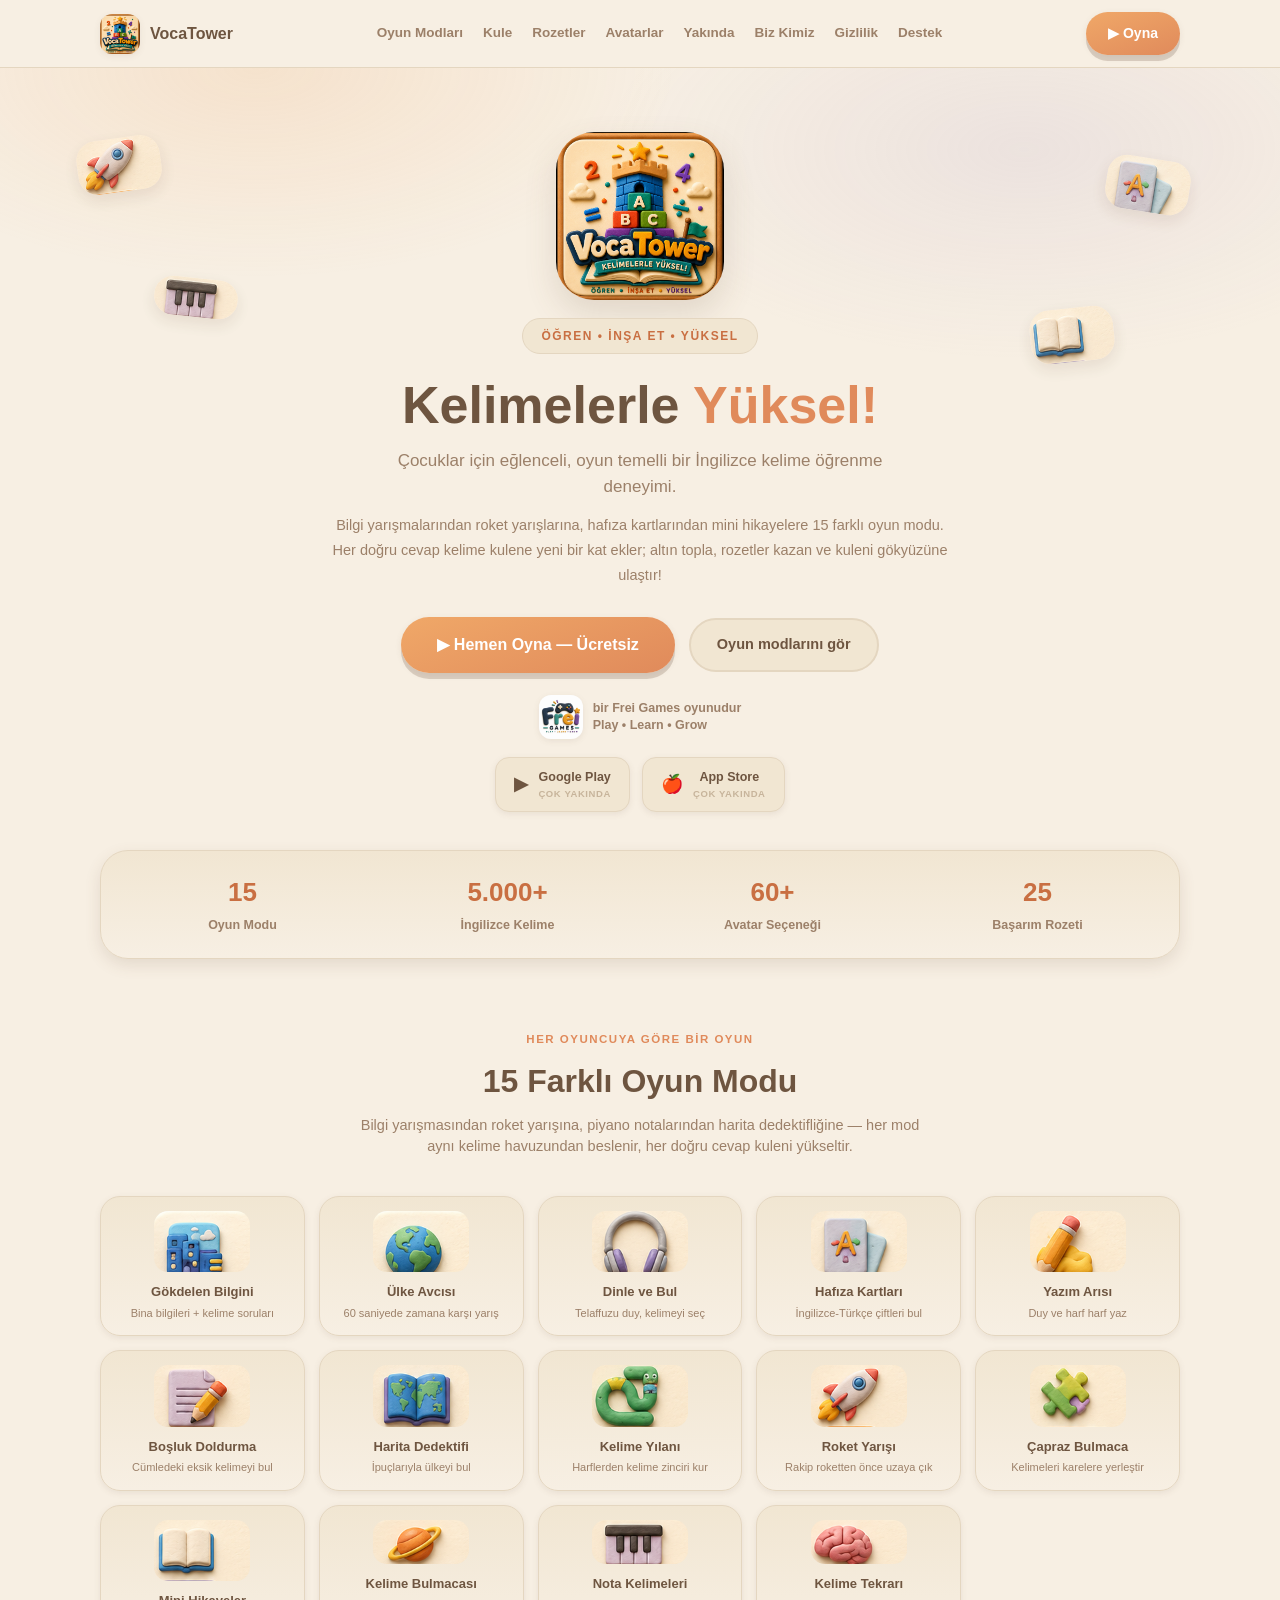
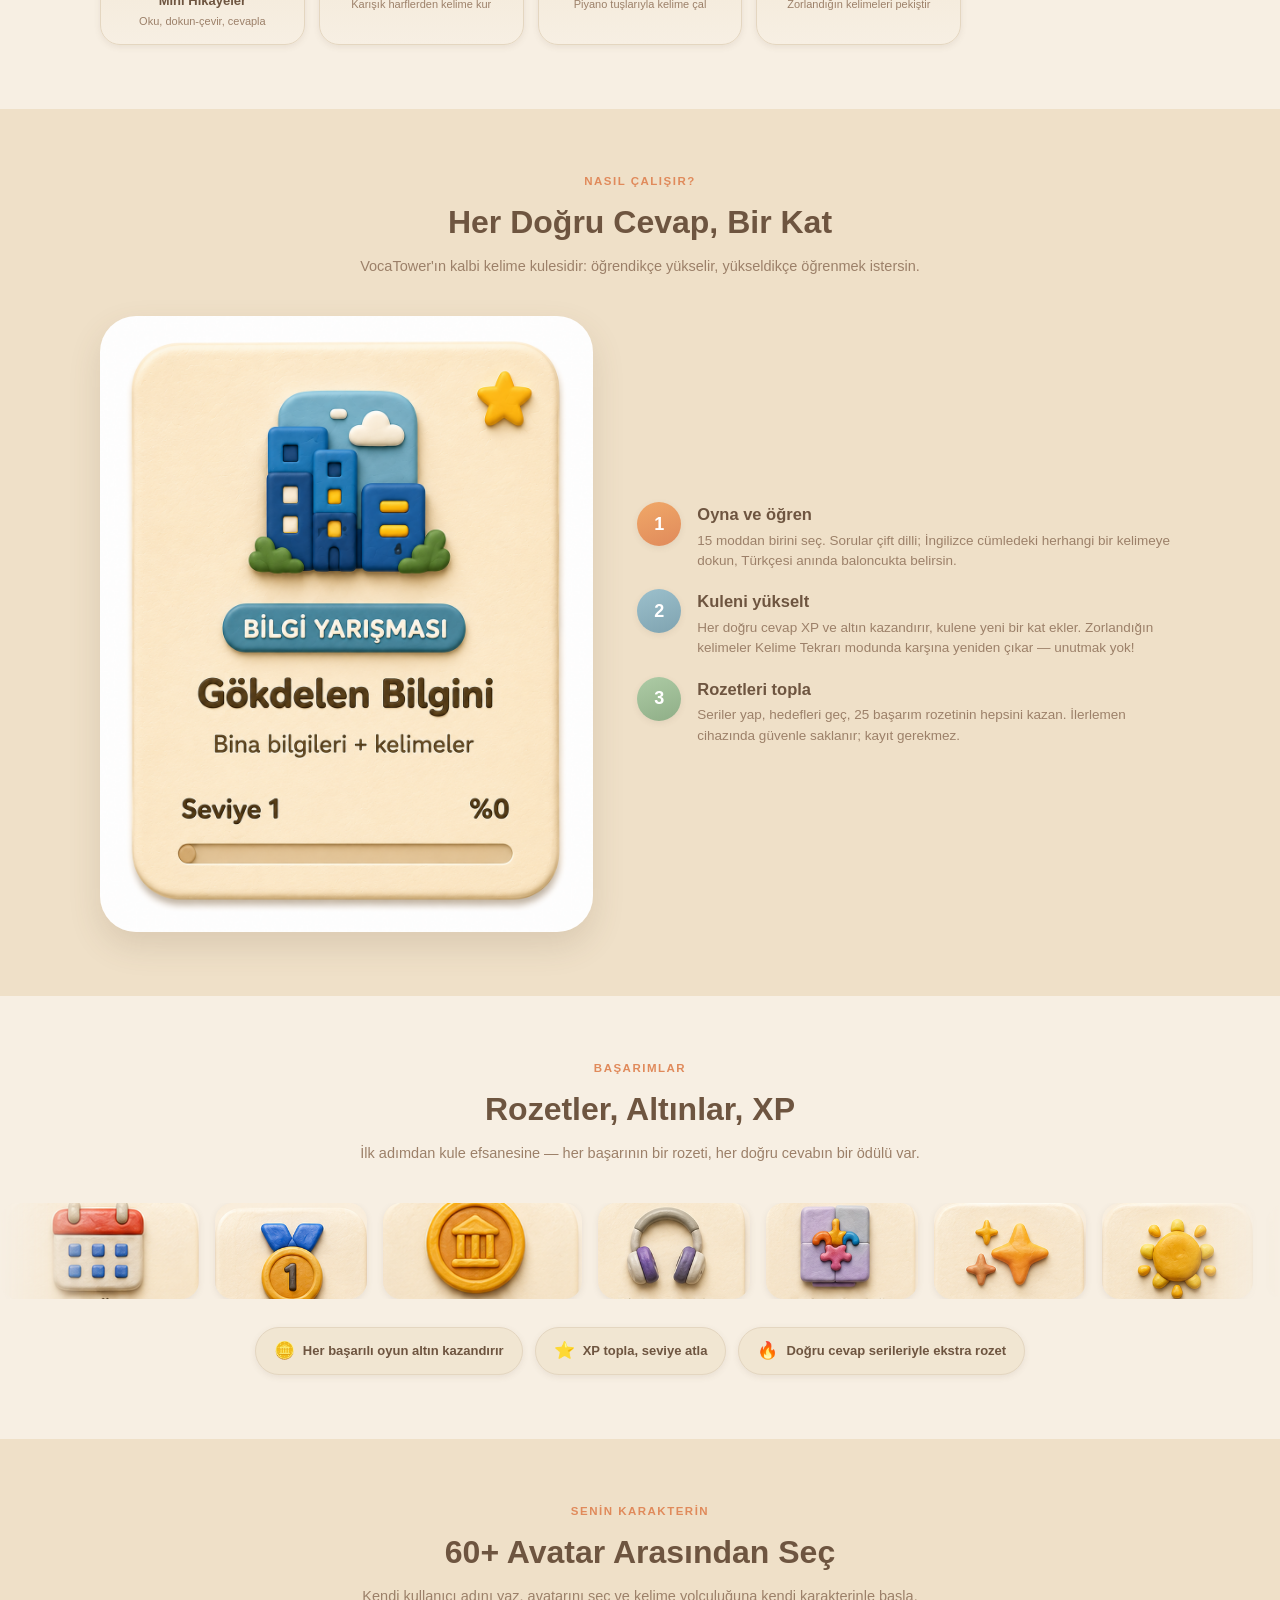
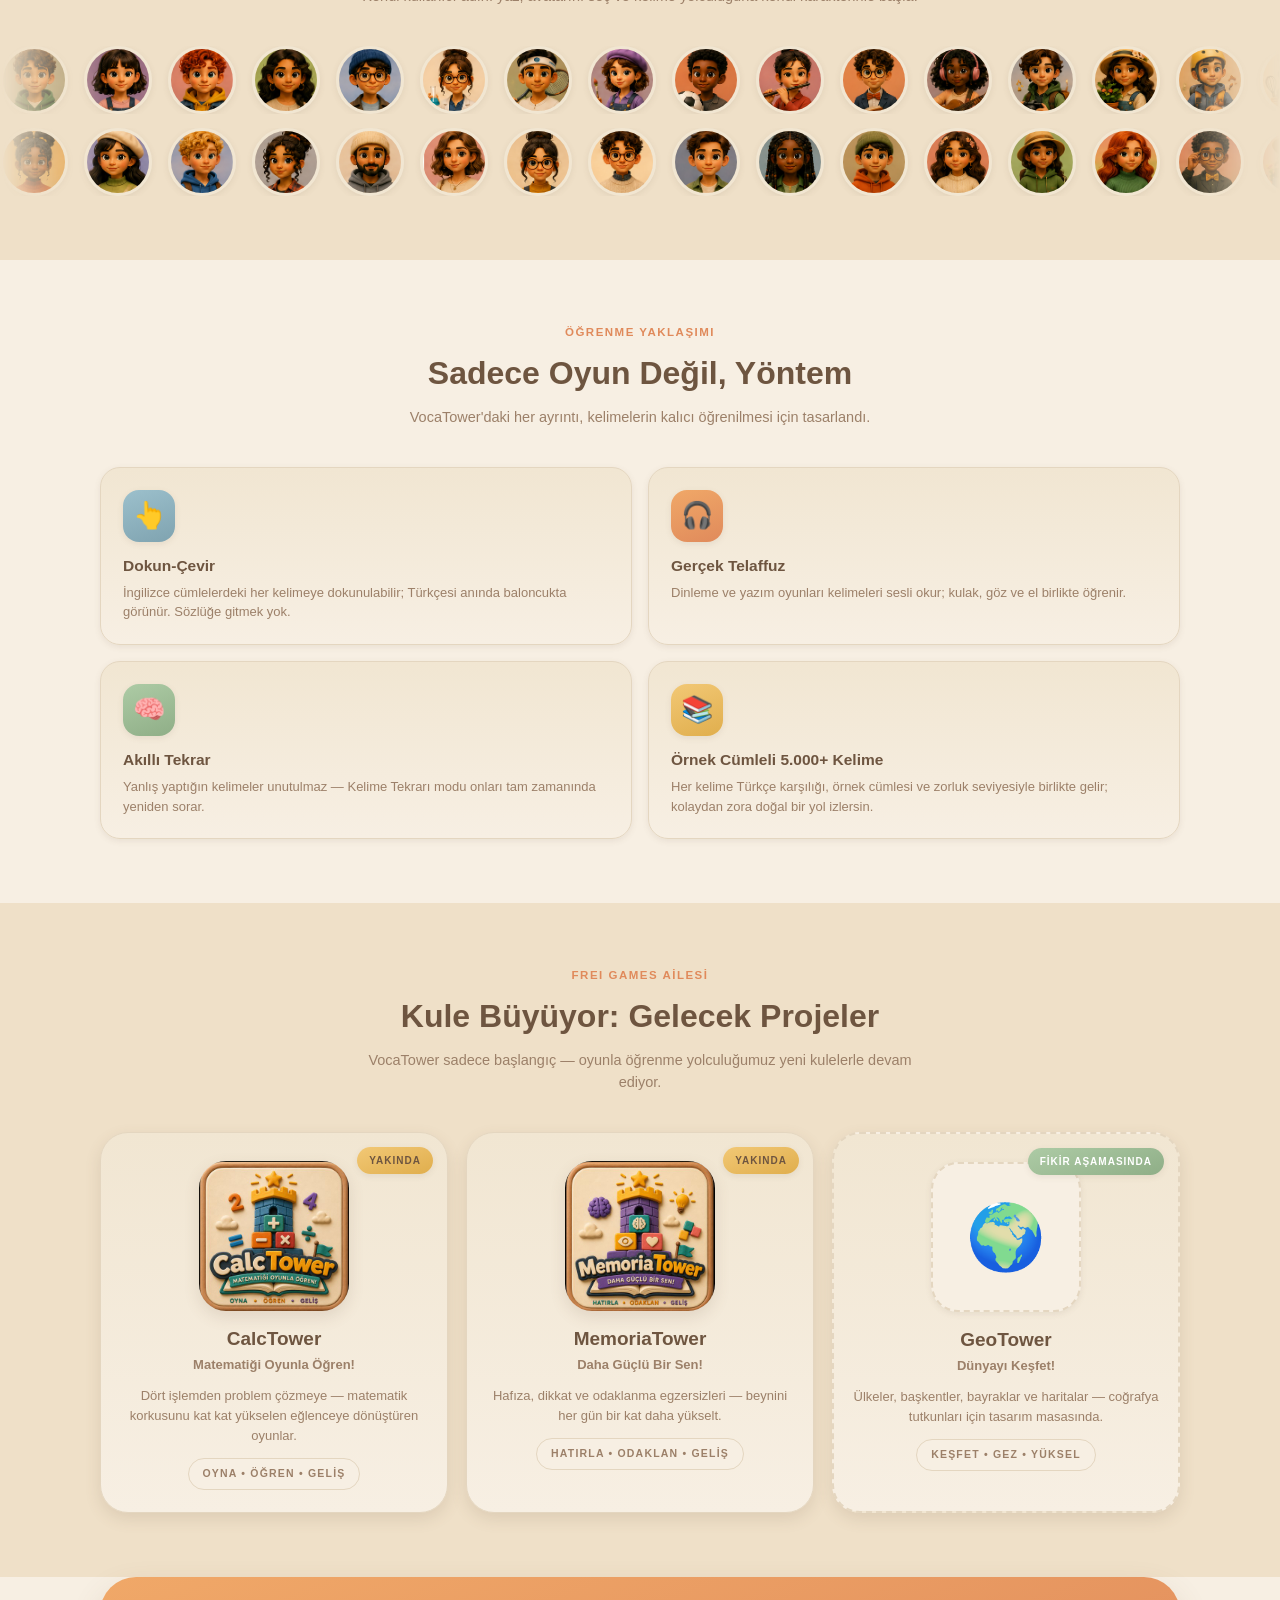
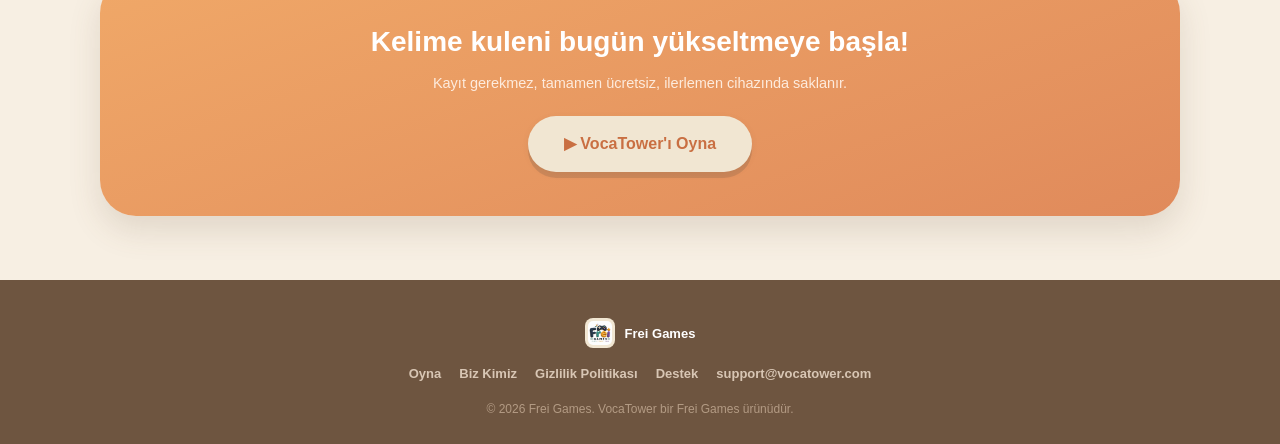
<file: index.html>
<!DOCTYPE html>
<html lang="tr">
<head>
<meta charset="UTF-8">
<meta name="viewport" content="width=device-width, initial-scale=1.0">
<title>VocaTower — Kelimelerle Yüksel | Frei Games</title>
<meta name="description" content="VocaTower: 15 eğlenceli oyun modu, 5.000+ kelimelik İngilizce havuzu, rozetler, altınlar ve kat kat yükselen kelime kulesiyle çocuklar için oyun temelli İngilizce öğrenme deneyimi. Frei Games imzasıyla.">
<meta property="og:title" content="VocaTower — Kelimelerle Yüksel">
<meta property="og:description" content="15 oyun modu · 5.000+ kelime · 60+ avatar · 25 rozet. Çocuklar için oyun temelli İngilizce kelime öğrenme.">
<meta property="og:image" content="https://vocatower.com/assets/images/VocaTower_logo_new.png">
<meta property="og:url" content="https://vocatower.com/">
<link rel="icon" href="assets/images/VocaTower_logo_new.png">
<link rel="stylesheet" href="assets/css/landing.css">
</head>
<body>

<header class="lp-header">
  <div class="lp-wrap">
    <a class="lp-brand" href="index.html">
      <img src="assets/images/VocaTower_logo_new.png" alt="VocaTower logosu">
      <span>VocaTower</span>
    </a>
    <nav class="lp-nav">
      <a href="#modes">Oyun Modları</a>
      <a href="#tower">Kule</a>
      <a href="#rewards">Rozetler</a>
      <a href="#avatars">Avatarlar</a>
      <a href="#upcoming">Yakında</a>
      <a href="about.html">Biz Kimiz</a>
      <a href="privacy.html">Gizlilik</a>
      <a href="support.html">Destek</a>
    </nav>
    <a class="lp-btn-primary" style="padding:11px 22px;font-size:14px;" href="game/index.html">▶ Oyna</a>
  </div>
</header>

<section class="lp-hero">
  <img class="lp-float f1" src="assets/images/icons/mode_rocket.png" alt="" aria-hidden="true">
  <img class="lp-float f2" src="assets/images/icons/mode_piano.png" alt="" aria-hidden="true">
  <img class="lp-float f3" src="assets/images/icons/mode_memory.png" alt="" aria-hidden="true">
  <img class="lp-float f4" src="assets/images/icons/mode_story.png" alt="" aria-hidden="true">
  <div class="lp-wrap">
    <img class="lp-hero-logo" src="assets/images/VocaTower_logo_new.png" alt="VocaTower logosu">
    <div class="lp-tagline">ÖĞREN • İNŞA ET • YÜKSEL</div>
    <h1>Kelimelerle <span class="hl">Yüksel!</span></h1>
    <p class="lp-sub-tr">Çocuklar için eğlenceli, oyun temelli bir İngilizce kelime öğrenme deneyimi.</p>
    <p class="lp-explain">Bilgi yarışmalarından roket yarışlarına, hafıza kartlarından mini hikayelere 15 farklı oyun modu. Her doğru cevap kelime kulene yeni bir kat ekler; altın topla, rozetler kazan ve kuleni gökyüzüne ulaştır!</p>
    <div class="lp-cta-row">
      <a class="lp-btn-primary" href="game/index.html">▶ Hemen Oyna — Ücretsiz</a>
      <a class="lp-btn-ghost" href="#modes">Oyun modlarını gör</a>
    </div>
    <div class="lp-byline">
      <img src="assets/images/FreiGames_logo_new.png" alt="Frei Games logosu">
      <span>bir <b>Frei Games</b> oyunudur<br>Play • Learn • Grow</span>
    </div>
    <div class="lp-store-badges">
      <div class="lp-store-badge"><span class="lp-store-icon">▶</span><span>Google Play<span class="lp-soon">ÇOK YAKINDA</span></span></div>
      <div class="lp-store-badge"><span class="lp-store-icon">🍎</span><span>App Store<span class="lp-soon">ÇOK YAKINDA</span></span></div>
    </div>
  </div>
</section>

<section class="lp-stats">
  <div class="lp-wrap">
    <div class="lp-stats-row">
      <div class="lp-stat"><b>15</b><span>Oyun Modu</span></div>
      <div class="lp-stat"><b>5.000+</b><span>İngilizce Kelime</span></div>
      <div class="lp-stat"><b>60+</b><span>Avatar Seçeneği</span></div>
      <div class="lp-stat"><b>25</b><span>Başarım Rozeti</span></div>
    </div>
  </div>
</section>

<section class="lp-section" id="modes">
  <div class="lp-wrap">
    <span class="lp-kicker">HER OYUNCUYA GÖRE BİR OYUN</span>
    <h2>15 Farklı Oyun Modu</h2>
    <p class="lp-section-sub">Bilgi yarışmasından roket yarışına, piyano notalarından harita dedektifliğine — her mod aynı kelime havuzundan beslenir, her doğru cevap kuleni yükseltir.</p>
    <div class="lp-modes">
      <div class="lp-mode">
        <img src="assets/images/icons/mode_quiz_buildings.png" alt="Gökdelen Bilgini oyun modu ikonu" loading="lazy">
        <h3>Gökdelen Bilgini</h3>
        <p>Bina bilgileri + kelime soruları</p>
      </div>
      <div class="lp-mode">
        <img src="assets/images/icons/mode_quiz_countries.png" alt="Ülke Avcısı oyun modu ikonu" loading="lazy">
        <h3>Ülke Avcısı</h3>
        <p>60 saniyede zamana karşı yarış</p>
      </div>
      <div class="lp-mode">
        <img src="assets/images/icons/mode_listen.png" alt="Dinle ve Bul oyun modu ikonu" loading="lazy">
        <h3>Dinle ve Bul</h3>
        <p>Telaffuzu duy, kelimeyi seç</p>
      </div>
      <div class="lp-mode">
        <img src="assets/images/icons/mode_memory.png" alt="Hafıza Kartları oyun modu ikonu" loading="lazy">
        <h3>Hafıza Kartları</h3>
        <p>İngilizce-Türkçe çiftleri bul</p>
      </div>
      <div class="lp-mode">
        <img src="assets/images/icons/mode_spelling.png" alt="Yazım Arısı oyun modu ikonu" loading="lazy">
        <h3>Yazım Arısı</h3>
        <p>Duy ve harf harf yaz</p>
      </div>
      <div class="lp-mode">
        <img src="assets/images/icons/mode_fillgap.png" alt="Boşluk Doldurma oyun modu ikonu" loading="lazy">
        <h3>Boşluk Doldurma</h3>
        <p>Cümledeki eksik kelimeyi bul</p>
      </div>
      <div class="lp-mode">
        <img src="assets/images/icons/mode_mapdet.png" alt="Harita Dedektifi oyun modu ikonu" loading="lazy">
        <h3>Harita Dedektifi</h3>
        <p>İpuçlarıyla ülkeyi bul</p>
      </div>
      <div class="lp-mode">
        <img src="assets/images/icons/mode_snake.png" alt="Kelime Yılanı oyun modu ikonu" loading="lazy">
        <h3>Kelime Yılanı</h3>
        <p>Harflerden kelime zinciri kur</p>
      </div>
      <div class="lp-mode">
        <img src="assets/images/icons/mode_rocket.png" alt="Roket Yarışı oyun modu ikonu" loading="lazy">
        <h3>Roket Yarışı</h3>
        <p>Rakip roketten önce uzaya çık</p>
      </div>
      <div class="lp-mode">
        <img src="assets/images/icons/mode_crossword.png" alt="Çapraz Bulmaca oyun modu ikonu" loading="lazy">
        <h3>Çapraz Bulmaca</h3>
        <p>Kelimeleri karelere yerleştir</p>
      </div>
      <div class="lp-mode">
        <img src="assets/images/icons/mode_story.png" alt="Mini Hikayeler oyun modu ikonu" loading="lazy">
        <h3>Mini Hikayeler</h3>
        <p>Oku, dokun-çevir, cevapla</p>
      </div>
      <div class="lp-mode">
        <img src="assets/images/icons/mode_scramble.png" alt="Kelime Bulmacası oyun modu ikonu" loading="lazy">
        <h3>Kelime Bulmacası</h3>
        <p>Karışık harflerden kelime kur</p>
      </div>
      <div class="lp-mode">
        <img src="assets/images/icons/mode_piano.png" alt="Nota Kelimeleri oyun modu ikonu" loading="lazy">
        <h3>Nota Kelimeleri</h3>
        <p>Piyano tuşlarıyla kelime çal</p>
      </div>
      <div class="lp-mode">
        <img src="assets/images/icons/mode_review.png" alt="Kelime Tekrarı oyun modu ikonu" loading="lazy">
        <h3>Kelime Tekrarı</h3>
        <p>Zorlandığın kelimeleri pekiştir</p>
      </div>
    </div>
  </div>
</section>

<section class="lp-section lp-section--alt" id="tower">
  <div class="lp-wrap">
    <span class="lp-kicker">NASIL ÇALIŞIR?</span>
    <h2>Her Doğru Cevap, Bir Kat</h2>
    <p class="lp-section-sub">VocaTower'ın kalbi kelime kulesidir: öğrendikçe yükselir, yükseldikçe öğrenmek istersin.</p>
    <div class="lp-tower">
      <img class="lp-tower-art" src="assets/images/ui/gamecards/gamecard_skyscraper.png" alt="VocaTower gökdelen oyun kartı görseli" loading="lazy">
      <div class="lp-steps">
        <div class="lp-step">
          <div class="lp-step-no">1</div>
          <div><h3>Oyna ve öğren</h3>
          <p>15 moddan birini seç. Sorular çift dilli; İngilizce cümledeki herhangi bir kelimeye dokun, Türkçesi anında baloncukta belirsin.</p></div>
        </div>
        <div class="lp-step">
          <div class="lp-step-no">2</div>
          <div><h3>Kuleni yükselt</h3>
          <p>Her doğru cevap XP ve altın kazandırır, kulene yeni bir kat ekler. Zorlandığın kelimeler Kelime Tekrarı modunda karşına yeniden çıkar — unutmak yok!</p></div>
        </div>
        <div class="lp-step">
          <div class="lp-step-no">3</div>
          <div><h3>Rozetleri topla</h3>
          <p>Seriler yap, hedefleri geç, 25 başarım rozetinin hepsini kazan. İlerlemen cihazında güvenle saklanır; kayıt gerekmez.</p></div>
        </div>
      </div>
    </div>
  </div>
</section>

<section class="lp-section" id="rewards">
  <div class="lp-wrap">
    <span class="lp-kicker">BAŞARIMLAR</span>
    <h2>Rozetler, Altınlar, XP</h2>
    <p class="lp-section-sub">İlk adımdan kule efsanesine — her başarının bir rozeti, her doğru cevabın bir ödülü var.</p>
  </div>
  <div class="lp-marquee">
    <div class="lp-track"><img class="lp-badge-img" src="assets/images/badges/badge_daily-learner.png" alt="VocaTower başarım rozeti" loading="lazy"><img class="lp-badge-img" src="assets/images/badges/badge_first-step.png" alt="VocaTower başarım rozeti" loading="lazy"><img class="lp-badge-img" src="assets/images/badges/badge_gold-saver.png" alt="VocaTower başarım rozeti" loading="lazy"><img class="lp-badge-img" src="assets/images/badges/badge_listening-star.png" alt="VocaTower başarım rozeti" loading="lazy"><img class="lp-badge-img" src="assets/images/badges/badge_memory-rookie.png" alt="VocaTower başarım rozeti" loading="lazy"><img class="lp-badge-img" src="assets/images/badges/badge_perfect-five.png" alt="VocaTower başarım rozeti" loading="lazy"><img class="lp-badge-img" src="assets/images/badges/badge_perfect-round.png" alt="VocaTower başarım rozeti" loading="lazy"><img class="lp-badge-img" src="assets/images/badges/badge_puzzle-solver.png" alt="VocaTower başarım rozeti" loading="lazy"><img class="lp-badge-img" src="assets/images/badges/badge_rocket-pilot.png" alt="VocaTower başarım rozeti" loading="lazy"><img class="lp-badge-img" src="assets/images/badges/badge_spelling-bee.png" alt="VocaTower başarım rozeti" loading="lazy"><img class="lp-badge-img" src="assets/images/badges/badge_story-reader.png" alt="VocaTower başarım rozeti" loading="lazy"><img class="lp-badge-img" src="assets/images/badges/badge_tower-architect.png" alt="VocaTower başarım rozeti" loading="lazy"><img class="lp-badge-img" src="assets/images/badges/badge_tower-builder.png" alt="VocaTower başarım rozeti" loading="lazy"><img class="lp-badge-img" src="assets/images/badges/badge_tower-legend.png" alt="VocaTower başarım rozeti" loading="lazy"><img class="lp-badge-img" src="assets/images/badges/badge_tower-starter.png" alt="VocaTower başarım rozeti" loading="lazy"><img class="lp-badge-img" src="assets/images/badges/badge_treasure-master.png" alt="VocaTower başarım rozeti" loading="lazy"><img class="lp-badge-img" src="assets/images/badges/badge_weekly-hero.png" alt="VocaTower başarım rozeti" loading="lazy"><img class="lp-badge-img" src="assets/images/badges/badge_word-collector.png" alt="VocaTower başarım rozeti" loading="lazy"><img class="lp-badge-img" src="assets/images/badges/badge_word-explorer.png" alt="VocaTower başarım rozeti" loading="lazy"><img class="lp-badge-img" src="assets/images/badges/badge_word-master.png" alt="VocaTower başarım rozeti" loading="lazy"><img class="lp-badge-img" src="assets/images/badges/badge_daily-learner.png" alt="VocaTower başarım rozeti" loading="lazy"><img class="lp-badge-img" src="assets/images/badges/badge_first-step.png" alt="VocaTower başarım rozeti" loading="lazy"><img class="lp-badge-img" src="assets/images/badges/badge_gold-saver.png" alt="VocaTower başarım rozeti" loading="lazy"><img class="lp-badge-img" src="assets/images/badges/badge_listening-star.png" alt="VocaTower başarım rozeti" loading="lazy"><img class="lp-badge-img" src="assets/images/badges/badge_memory-rookie.png" alt="VocaTower başarım rozeti" loading="lazy"><img class="lp-badge-img" src="assets/images/badges/badge_perfect-five.png" alt="VocaTower başarım rozeti" loading="lazy"><img class="lp-badge-img" src="assets/images/badges/badge_perfect-round.png" alt="VocaTower başarım rozeti" loading="lazy"><img class="lp-badge-img" src="assets/images/badges/badge_puzzle-solver.png" alt="VocaTower başarım rozeti" loading="lazy"><img class="lp-badge-img" src="assets/images/badges/badge_rocket-pilot.png" alt="VocaTower başarım rozeti" loading="lazy"><img class="lp-badge-img" src="assets/images/badges/badge_spelling-bee.png" alt="VocaTower başarım rozeti" loading="lazy"><img class="lp-badge-img" src="assets/images/badges/badge_story-reader.png" alt="VocaTower başarım rozeti" loading="lazy"><img class="lp-badge-img" src="assets/images/badges/badge_tower-architect.png" alt="VocaTower başarım rozeti" loading="lazy"><img class="lp-badge-img" src="assets/images/badges/badge_tower-builder.png" alt="VocaTower başarım rozeti" loading="lazy"><img class="lp-badge-img" src="assets/images/badges/badge_tower-legend.png" alt="VocaTower başarım rozeti" loading="lazy"><img class="lp-badge-img" src="assets/images/badges/badge_tower-starter.png" alt="VocaTower başarım rozeti" loading="lazy"><img class="lp-badge-img" src="assets/images/badges/badge_treasure-master.png" alt="VocaTower başarım rozeti" loading="lazy"><img class="lp-badge-img" src="assets/images/badges/badge_weekly-hero.png" alt="VocaTower başarım rozeti" loading="lazy"><img class="lp-badge-img" src="assets/images/badges/badge_word-collector.png" alt="VocaTower başarım rozeti" loading="lazy"><img class="lp-badge-img" src="assets/images/badges/badge_word-explorer.png" alt="VocaTower başarım rozeti" loading="lazy"><img class="lp-badge-img" src="assets/images/badges/badge_word-master.png" alt="VocaTower başarım rozeti" loading="lazy"></div>
  </div>
  <div class="lp-wrap">
    <div class="lp-reward-note">
      <div class="lp-pill"><span class="em">🪙</span> Her başarılı oyun altın kazandırır</div>
      <div class="lp-pill"><span class="em">⭐</span> XP topla, seviye atla</div>
      <div class="lp-pill"><span class="em">🔥</span> Doğru cevap serileriyle ekstra rozet</div>
    </div>
  </div>
</section>

<section class="lp-section lp-section--alt" id="avatars">
  <div class="lp-wrap">
    <span class="lp-kicker">SENİN KARAKTERİN</span>
    <h2>60+ Avatar Arasından Seç</h2>
    <p class="lp-section-sub">Kendi kullanıcı adını yaz, avatarını seç ve kelime yolculuğuna kendi karakterinle başla.</p>
  </div>
  <div class="lp-marquee" style="margin-bottom:14px;">
    <div class="lp-track"><img class="lp-avatar-img" src="assets/images/avatars/avatar_01.png" alt="VocaTower avatarı" loading="lazy"><img class="lp-avatar-img" src="assets/images/avatars/avatar_02.png" alt="VocaTower avatarı" loading="lazy"><img class="lp-avatar-img" src="assets/images/avatars/avatar_03.png" alt="VocaTower avatarı" loading="lazy"><img class="lp-avatar-img" src="assets/images/avatars/avatar_04.png" alt="VocaTower avatarı" loading="lazy"><img class="lp-avatar-img" src="assets/images/avatars/avatar_05.png" alt="VocaTower avatarı" loading="lazy"><img class="lp-avatar-img" src="assets/images/avatars/avatar_06.png" alt="VocaTower avatarı" loading="lazy"><img class="lp-avatar-img" src="assets/images/avatars/avatar_07.png" alt="VocaTower avatarı" loading="lazy"><img class="lp-avatar-img" src="assets/images/avatars/avatar_08.png" alt="VocaTower avatarı" loading="lazy"><img class="lp-avatar-img" src="assets/images/avatars/avatar_09.png" alt="VocaTower avatarı" loading="lazy"><img class="lp-avatar-img" src="assets/images/avatars/avatar_10.png" alt="VocaTower avatarı" loading="lazy"><img class="lp-avatar-img" src="assets/images/avatars/avatar_11.png" alt="VocaTower avatarı" loading="lazy"><img class="lp-avatar-img" src="assets/images/avatars/avatar_12.png" alt="VocaTower avatarı" loading="lazy"><img class="lp-avatar-img" src="assets/images/avatars/avatar_13.png" alt="VocaTower avatarı" loading="lazy"><img class="lp-avatar-img" src="assets/images/avatars/avatar_14.png" alt="VocaTower avatarı" loading="lazy"><img class="lp-avatar-img" src="assets/images/avatars/avatar_15.png" alt="VocaTower avatarı" loading="lazy"><img class="lp-avatar-img" src="assets/images/avatars/avatar_16.png" alt="VocaTower avatarı" loading="lazy"><img class="lp-avatar-img" src="assets/images/avatars/avatar_17.png" alt="VocaTower avatarı" loading="lazy"><img class="lp-avatar-img" src="assets/images/avatars/avatar_18.png" alt="VocaTower avatarı" loading="lazy"><img class="lp-avatar-img" src="assets/images/avatars/avatar_19.png" alt="VocaTower avatarı" loading="lazy"><img class="lp-avatar-img" src="assets/images/avatars/avatar_20.png" alt="VocaTower avatarı" loading="lazy"><img class="lp-avatar-img" src="assets/images/avatars/avatar_21.png" alt="VocaTower avatarı" loading="lazy"><img class="lp-avatar-img" src="assets/images/avatars/avatar_22.png" alt="VocaTower avatarı" loading="lazy"><img class="lp-avatar-img" src="assets/images/avatars/avatar_23.png" alt="VocaTower avatarı" loading="lazy"><img class="lp-avatar-img" src="assets/images/avatars/avatar_24.png" alt="VocaTower avatarı" loading="lazy"><img class="lp-avatar-img" src="assets/images/avatars/avatar_25.png" alt="VocaTower avatarı" loading="lazy"><img class="lp-avatar-img" src="assets/images/avatars/avatar_26.png" alt="VocaTower avatarı" loading="lazy"><img class="lp-avatar-img" src="assets/images/avatars/avatar_27.png" alt="VocaTower avatarı" loading="lazy"><img class="lp-avatar-img" src="assets/images/avatars/avatar_28.png" alt="VocaTower avatarı" loading="lazy"><img class="lp-avatar-img" src="assets/images/avatars/avatar_29.png" alt="VocaTower avatarı" loading="lazy"><img class="lp-avatar-img" src="assets/images/avatars/avatar_30.png" alt="VocaTower avatarı" loading="lazy"><img class="lp-avatar-img" src="assets/images/avatars/avatar_01.png" alt="VocaTower avatarı" loading="lazy"><img class="lp-avatar-img" src="assets/images/avatars/avatar_02.png" alt="VocaTower avatarı" loading="lazy"><img class="lp-avatar-img" src="assets/images/avatars/avatar_03.png" alt="VocaTower avatarı" loading="lazy"><img class="lp-avatar-img" src="assets/images/avatars/avatar_04.png" alt="VocaTower avatarı" loading="lazy"><img class="lp-avatar-img" src="assets/images/avatars/avatar_05.png" alt="VocaTower avatarı" loading="lazy"><img class="lp-avatar-img" src="assets/images/avatars/avatar_06.png" alt="VocaTower avatarı" loading="lazy"><img class="lp-avatar-img" src="assets/images/avatars/avatar_07.png" alt="VocaTower avatarı" loading="lazy"><img class="lp-avatar-img" src="assets/images/avatars/avatar_08.png" alt="VocaTower avatarı" loading="lazy"><img class="lp-avatar-img" src="assets/images/avatars/avatar_09.png" alt="VocaTower avatarı" loading="lazy"><img class="lp-avatar-img" src="assets/images/avatars/avatar_10.png" alt="VocaTower avatarı" loading="lazy"><img class="lp-avatar-img" src="assets/images/avatars/avatar_11.png" alt="VocaTower avatarı" loading="lazy"><img class="lp-avatar-img" src="assets/images/avatars/avatar_12.png" alt="VocaTower avatarı" loading="lazy"><img class="lp-avatar-img" src="assets/images/avatars/avatar_13.png" alt="VocaTower avatarı" loading="lazy"><img class="lp-avatar-img" src="assets/images/avatars/avatar_14.png" alt="VocaTower avatarı" loading="lazy"><img class="lp-avatar-img" src="assets/images/avatars/avatar_15.png" alt="VocaTower avatarı" loading="lazy"><img class="lp-avatar-img" src="assets/images/avatars/avatar_16.png" alt="VocaTower avatarı" loading="lazy"><img class="lp-avatar-img" src="assets/images/avatars/avatar_17.png" alt="VocaTower avatarı" loading="lazy"><img class="lp-avatar-img" src="assets/images/avatars/avatar_18.png" alt="VocaTower avatarı" loading="lazy"><img class="lp-avatar-img" src="assets/images/avatars/avatar_19.png" alt="VocaTower avatarı" loading="lazy"><img class="lp-avatar-img" src="assets/images/avatars/avatar_20.png" alt="VocaTower avatarı" loading="lazy"><img class="lp-avatar-img" src="assets/images/avatars/avatar_21.png" alt="VocaTower avatarı" loading="lazy"><img class="lp-avatar-img" src="assets/images/avatars/avatar_22.png" alt="VocaTower avatarı" loading="lazy"><img class="lp-avatar-img" src="assets/images/avatars/avatar_23.png" alt="VocaTower avatarı" loading="lazy"><img class="lp-avatar-img" src="assets/images/avatars/avatar_24.png" alt="VocaTower avatarı" loading="lazy"><img class="lp-avatar-img" src="assets/images/avatars/avatar_25.png" alt="VocaTower avatarı" loading="lazy"><img class="lp-avatar-img" src="assets/images/avatars/avatar_26.png" alt="VocaTower avatarı" loading="lazy"><img class="lp-avatar-img" src="assets/images/avatars/avatar_27.png" alt="VocaTower avatarı" loading="lazy"><img class="lp-avatar-img" src="assets/images/avatars/avatar_28.png" alt="VocaTower avatarı" loading="lazy"><img class="lp-avatar-img" src="assets/images/avatars/avatar_29.png" alt="VocaTower avatarı" loading="lazy"><img class="lp-avatar-img" src="assets/images/avatars/avatar_30.png" alt="VocaTower avatarı" loading="lazy"></div>
  </div>
  <div class="lp-marquee">
    <div class="lp-track rev"><img class="lp-avatar-img" src="assets/images/avatars/avatar_31.png" alt="VocaTower avatarı" loading="lazy"><img class="lp-avatar-img" src="assets/images/avatars/avatar_32.png" alt="VocaTower avatarı" loading="lazy"><img class="lp-avatar-img" src="assets/images/avatars/avatar_33.png" alt="VocaTower avatarı" loading="lazy"><img class="lp-avatar-img" src="assets/images/avatars/avatar_34.png" alt="VocaTower avatarı" loading="lazy"><img class="lp-avatar-img" src="assets/images/avatars/avatar_35.png" alt="VocaTower avatarı" loading="lazy"><img class="lp-avatar-img" src="assets/images/avatars/avatar_36.png" alt="VocaTower avatarı" loading="lazy"><img class="lp-avatar-img" src="assets/images/avatars/avatar_37.png" alt="VocaTower avatarı" loading="lazy"><img class="lp-avatar-img" src="assets/images/avatars/avatar_38.png" alt="VocaTower avatarı" loading="lazy"><img class="lp-avatar-img" src="assets/images/avatars/avatar_39.png" alt="VocaTower avatarı" loading="lazy"><img class="lp-avatar-img" src="assets/images/avatars/avatar_40.png" alt="VocaTower avatarı" loading="lazy"><img class="lp-avatar-img" src="assets/images/avatars/avatar_41.png" alt="VocaTower avatarı" loading="lazy"><img class="lp-avatar-img" src="assets/images/avatars/avatar_42.png" alt="VocaTower avatarı" loading="lazy"><img class="lp-avatar-img" src="assets/images/avatars/avatar_43.png" alt="VocaTower avatarı" loading="lazy"><img class="lp-avatar-img" src="assets/images/avatars/avatar_44.png" alt="VocaTower avatarı" loading="lazy"><img class="lp-avatar-img" src="assets/images/avatars/avatar_45.png" alt="VocaTower avatarı" loading="lazy"><img class="lp-avatar-img" src="assets/images/avatars/avatar_46.png" alt="VocaTower avatarı" loading="lazy"><img class="lp-avatar-img" src="assets/images/avatars/avatar_47.png" alt="VocaTower avatarı" loading="lazy"><img class="lp-avatar-img" src="assets/images/avatars/avatar_48.png" alt="VocaTower avatarı" loading="lazy"><img class="lp-avatar-img" src="assets/images/avatars/avatar_49.png" alt="VocaTower avatarı" loading="lazy"><img class="lp-avatar-img" src="assets/images/avatars/avatar_50.png" alt="VocaTower avatarı" loading="lazy"><img class="lp-avatar-img" src="assets/images/avatars/avatar_51.png" alt="VocaTower avatarı" loading="lazy"><img class="lp-avatar-img" src="assets/images/avatars/avatar_52.png" alt="VocaTower avatarı" loading="lazy"><img class="lp-avatar-img" src="assets/images/avatars/avatar_53.png" alt="VocaTower avatarı" loading="lazy"><img class="lp-avatar-img" src="assets/images/avatars/avatar_54.png" alt="VocaTower avatarı" loading="lazy"><img class="lp-avatar-img" src="assets/images/avatars/avatar_55.png" alt="VocaTower avatarı" loading="lazy"><img class="lp-avatar-img" src="assets/images/avatars/avatar_56.png" alt="VocaTower avatarı" loading="lazy"><img class="lp-avatar-img" src="assets/images/avatars/avatar_57.png" alt="VocaTower avatarı" loading="lazy"><img class="lp-avatar-img" src="assets/images/avatars/avatar_58.png" alt="VocaTower avatarı" loading="lazy"><img class="lp-avatar-img" src="assets/images/avatars/avatar_59.png" alt="VocaTower avatarı" loading="lazy"><img class="lp-avatar-img" src="assets/images/avatars/avatar_60.png" alt="VocaTower avatarı" loading="lazy"><img class="lp-avatar-img" src="assets/images/avatars/avatar_61.png" alt="VocaTower avatarı" loading="lazy"><img class="lp-avatar-img" src="assets/images/avatars/avatar_31.png" alt="VocaTower avatarı" loading="lazy"><img class="lp-avatar-img" src="assets/images/avatars/avatar_32.png" alt="VocaTower avatarı" loading="lazy"><img class="lp-avatar-img" src="assets/images/avatars/avatar_33.png" alt="VocaTower avatarı" loading="lazy"><img class="lp-avatar-img" src="assets/images/avatars/avatar_34.png" alt="VocaTower avatarı" loading="lazy"><img class="lp-avatar-img" src="assets/images/avatars/avatar_35.png" alt="VocaTower avatarı" loading="lazy"><img class="lp-avatar-img" src="assets/images/avatars/avatar_36.png" alt="VocaTower avatarı" loading="lazy"><img class="lp-avatar-img" src="assets/images/avatars/avatar_37.png" alt="VocaTower avatarı" loading="lazy"><img class="lp-avatar-img" src="assets/images/avatars/avatar_38.png" alt="VocaTower avatarı" loading="lazy"><img class="lp-avatar-img" src="assets/images/avatars/avatar_39.png" alt="VocaTower avatarı" loading="lazy"><img class="lp-avatar-img" src="assets/images/avatars/avatar_40.png" alt="VocaTower avatarı" loading="lazy"><img class="lp-avatar-img" src="assets/images/avatars/avatar_41.png" alt="VocaTower avatarı" loading="lazy"><img class="lp-avatar-img" src="assets/images/avatars/avatar_42.png" alt="VocaTower avatarı" loading="lazy"><img class="lp-avatar-img" src="assets/images/avatars/avatar_43.png" alt="VocaTower avatarı" loading="lazy"><img class="lp-avatar-img" src="assets/images/avatars/avatar_44.png" alt="VocaTower avatarı" loading="lazy"><img class="lp-avatar-img" src="assets/images/avatars/avatar_45.png" alt="VocaTower avatarı" loading="lazy"><img class="lp-avatar-img" src="assets/images/avatars/avatar_46.png" alt="VocaTower avatarı" loading="lazy"><img class="lp-avatar-img" src="assets/images/avatars/avatar_47.png" alt="VocaTower avatarı" loading="lazy"><img class="lp-avatar-img" src="assets/images/avatars/avatar_48.png" alt="VocaTower avatarı" loading="lazy"><img class="lp-avatar-img" src="assets/images/avatars/avatar_49.png" alt="VocaTower avatarı" loading="lazy"><img class="lp-avatar-img" src="assets/images/avatars/avatar_50.png" alt="VocaTower avatarı" loading="lazy"><img class="lp-avatar-img" src="assets/images/avatars/avatar_51.png" alt="VocaTower avatarı" loading="lazy"><img class="lp-avatar-img" src="assets/images/avatars/avatar_52.png" alt="VocaTower avatarı" loading="lazy"><img class="lp-avatar-img" src="assets/images/avatars/avatar_53.png" alt="VocaTower avatarı" loading="lazy"><img class="lp-avatar-img" src="assets/images/avatars/avatar_54.png" alt="VocaTower avatarı" loading="lazy"><img class="lp-avatar-img" src="assets/images/avatars/avatar_55.png" alt="VocaTower avatarı" loading="lazy"><img class="lp-avatar-img" src="assets/images/avatars/avatar_56.png" alt="VocaTower avatarı" loading="lazy"><img class="lp-avatar-img" src="assets/images/avatars/avatar_57.png" alt="VocaTower avatarı" loading="lazy"><img class="lp-avatar-img" src="assets/images/avatars/avatar_58.png" alt="VocaTower avatarı" loading="lazy"><img class="lp-avatar-img" src="assets/images/avatars/avatar_59.png" alt="VocaTower avatarı" loading="lazy"><img class="lp-avatar-img" src="assets/images/avatars/avatar_60.png" alt="VocaTower avatarı" loading="lazy"><img class="lp-avatar-img" src="assets/images/avatars/avatar_61.png" alt="VocaTower avatarı" loading="lazy"></div>
  </div>
</section>

<section class="lp-section">
  <div class="lp-wrap">
    <span class="lp-kicker">ÖĞRENME YAKLAŞIMI</span>
    <h2>Sadece Oyun Değil, Yöntem</h2>
    <p class="lp-section-sub">VocaTower'daki her ayrıntı, kelimelerin kalıcı öğrenilmesi için tasarlandı.</p>
    <div class="lp-features">
      <div class="lp-feature-card">
        <div class="lp-fe-icon">👆</div>
        <h3>Dokun-Çevir</h3>
        <p>İngilizce cümlelerdeki her kelimeye dokunulabilir; Türkçesi anında baloncukta görünür. Sözlüğe gitmek yok.</p>
      </div>
      <div class="lp-feature-card">
        <div class="lp-fe-icon">🎧</div>
        <h3>Gerçek Telaffuz</h3>
        <p>Dinleme ve yazım oyunları kelimeleri sesli okur; kulak, göz ve el birlikte öğrenir.</p>
      </div>
      <div class="lp-feature-card">
        <div class="lp-fe-icon">🧠</div>
        <h3>Akıllı Tekrar</h3>
        <p>Yanlış yaptığın kelimeler unutulmaz — Kelime Tekrarı modu onları tam zamanında yeniden sorar.</p>
      </div>
      <div class="lp-feature-card">
        <div class="lp-fe-icon">📚</div>
        <h3>Örnek Cümleli 5.000+ Kelime</h3>
        <p>Her kelime Türkçe karşılığı, örnek cümlesi ve zorluk seviyesiyle birlikte gelir; kolaydan zora doğal bir yol izlersin.</p>
      </div>
    </div>
  </div>
</section>


<section class="lp-section lp-section--alt" id="upcoming">
  <div class="lp-wrap">
    <span class="lp-kicker">FREI GAMES AİLESİ</span>
    <h2>Kule Büyüyor: Gelecek Projeler</h2>
    <p class="lp-section-sub">VocaTower sadece başlangıç — oyunla öğrenme yolculuğumuz yeni kulelerle devam ediyor.</p>
    <div class="lp-upcoming">
      <div class="lp-up-card">
        <span class="lp-up-pill">YAKINDA</span>
        <img src="assets/images/CalcTower_logo.jpg" alt="CalcTower logosu — Matematiği Oyunla Öğren" loading="lazy">
        <h3>CalcTower</h3>
        <p class="lp-up-slogan">Matematiği Oyunla Öğren!</p>
        <p>Dört işlemden problem çözmeye — matematik korkusunu kat kat yükselen eğlenceye dönüştüren oyunlar.</p>
        <span class="lp-up-motto">OYNA • ÖĞREN • GELİŞ</span>
      </div>
      <div class="lp-up-card">
        <span class="lp-up-pill">YAKINDA</span>
        <img src="assets/images/MemoriaTower_logo.jpg" alt="MemoriaTower logosu — Daha Güçlü Bir Sen" loading="lazy">
        <h3>MemoriaTower</h3>
        <p class="lp-up-slogan">Daha Güçlü Bir Sen!</p>
        <p>Hafıza, dikkat ve odaklanma egzersizleri — beynini her gün bir kat daha yükselt.</p>
        <span class="lp-up-motto">HATIRLA • ODAKLAN • GELİŞ</span>
      </div>
      <div class="lp-up-card lp-up-idea">
        <span class="lp-up-pill idea">FİKİR AŞAMASINDA</span>
        <div class="lp-up-ph"><span>🌍</span></div>
        <h3>GeoTower</h3>
        <p class="lp-up-slogan">Dünyayı Keşfet!</p>
        <p>Ülkeler, başkentler, bayraklar ve haritalar — coğrafya tutkunları için tasarım masasında.</p>
        <span class="lp-up-motto">KEŞFET • GEZ • YÜKSEL</span>
      </div>
    </div>
  </div>
</section>

<section class="lp-section" style="padding-top:0;">
  <div class="lp-wrap">
    <div class="lp-cta-band">
      <h2>Kelime kuleni bugün yükseltmeye başla!</h2>
      <p>Kayıt gerekmez, tamamen ücretsiz, ilerlemen cihazında saklanır.</p>
      <a class="lp-btn-primary" href="game/index.html">▶ VocaTower'ı Oyna</a>
    </div>
  </div>
</section>

<footer class="lp-footer">
  <div class="lp-wrap">
    <div class="lp-footer-brand">
      <img src="assets/images/FreiGames_logo_new.png" alt="Frei Games logosu">
      <span>Frei Games</span>
    </div>
    <div class="lp-footer-links">
      <a href="game/index.html">Oyna</a>
      <a href="about.html">Biz Kimiz</a>
      <a href="privacy.html">Gizlilik Politikası</a>
      <a href="support.html">Destek</a>
      <a href="mailto:support@vocatower.com?subject=VocaTower%20Feedback">support@vocatower.com</a>
    </div>
    <div class="lp-footer-copy">© 2026 Frei Games. VocaTower bir Frei Games ürünüdür.</div>
  </div>
</footer>

</body>
</html>
</file>
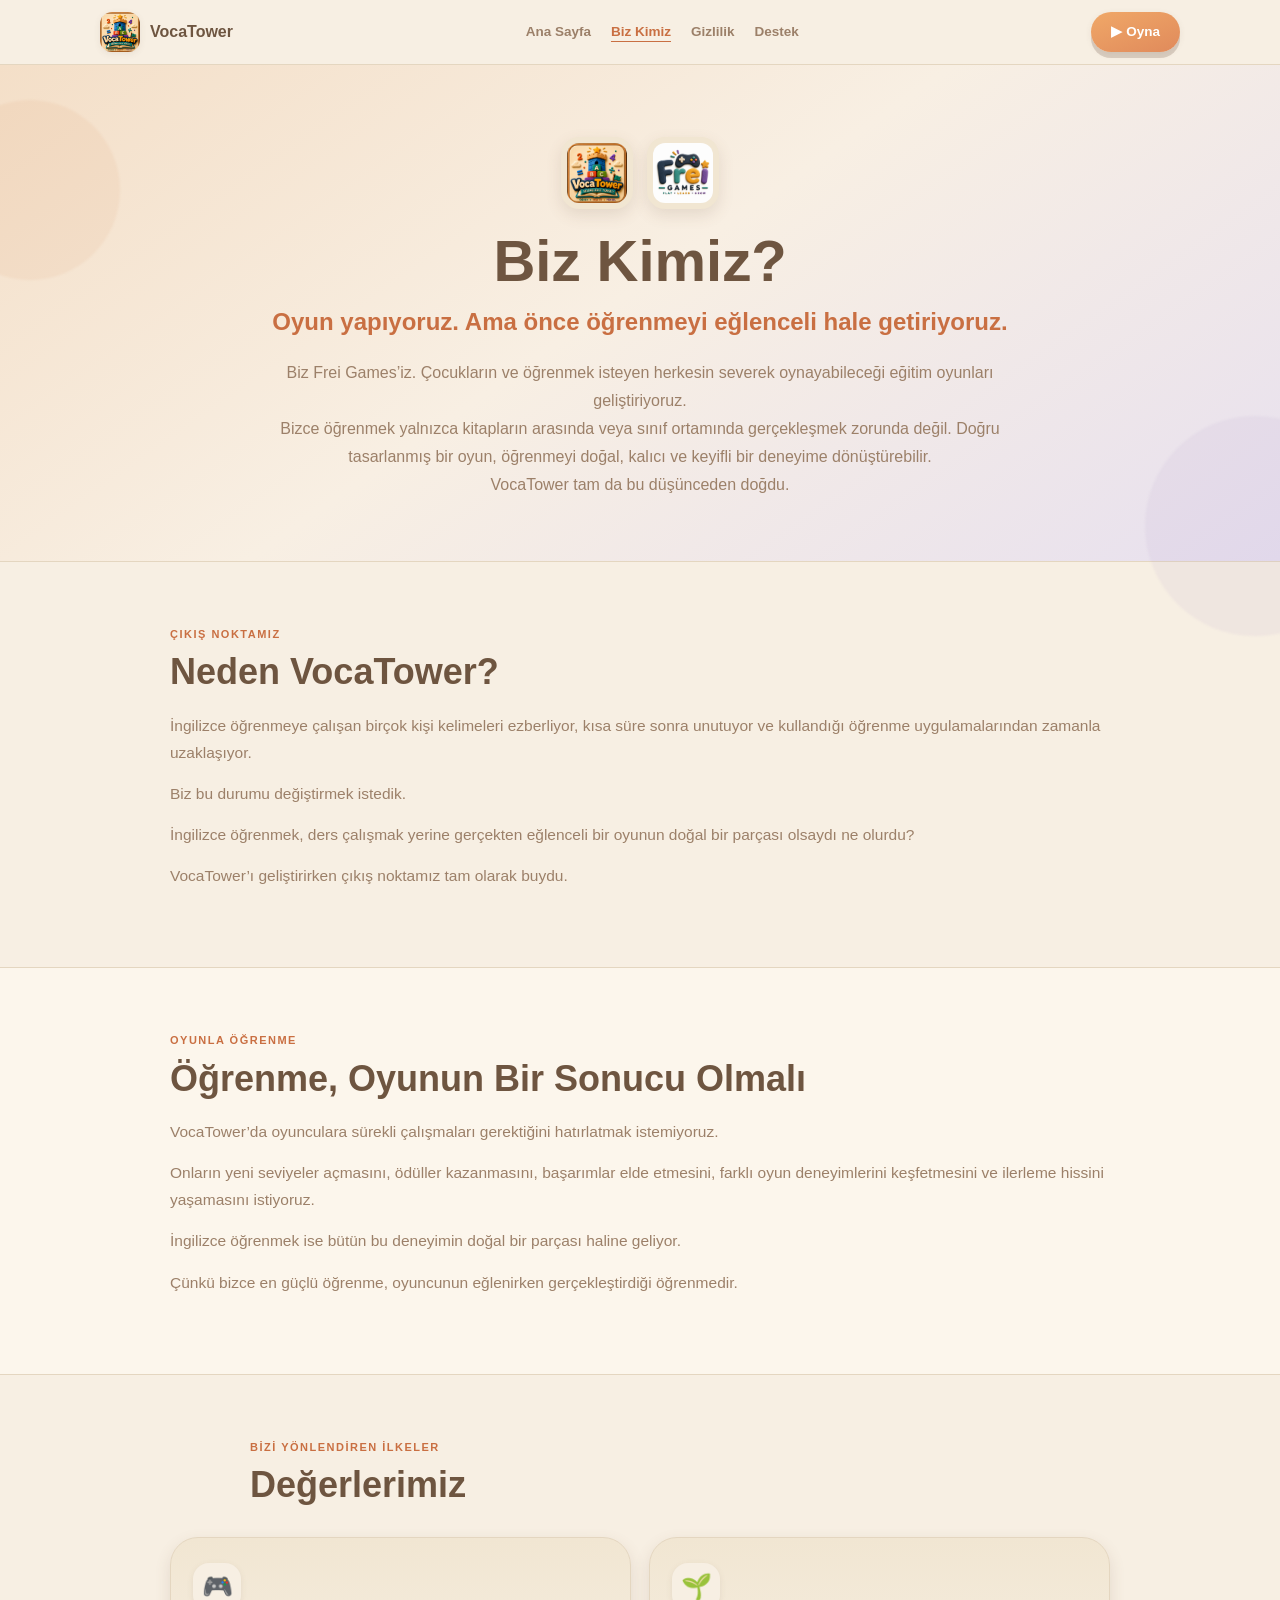
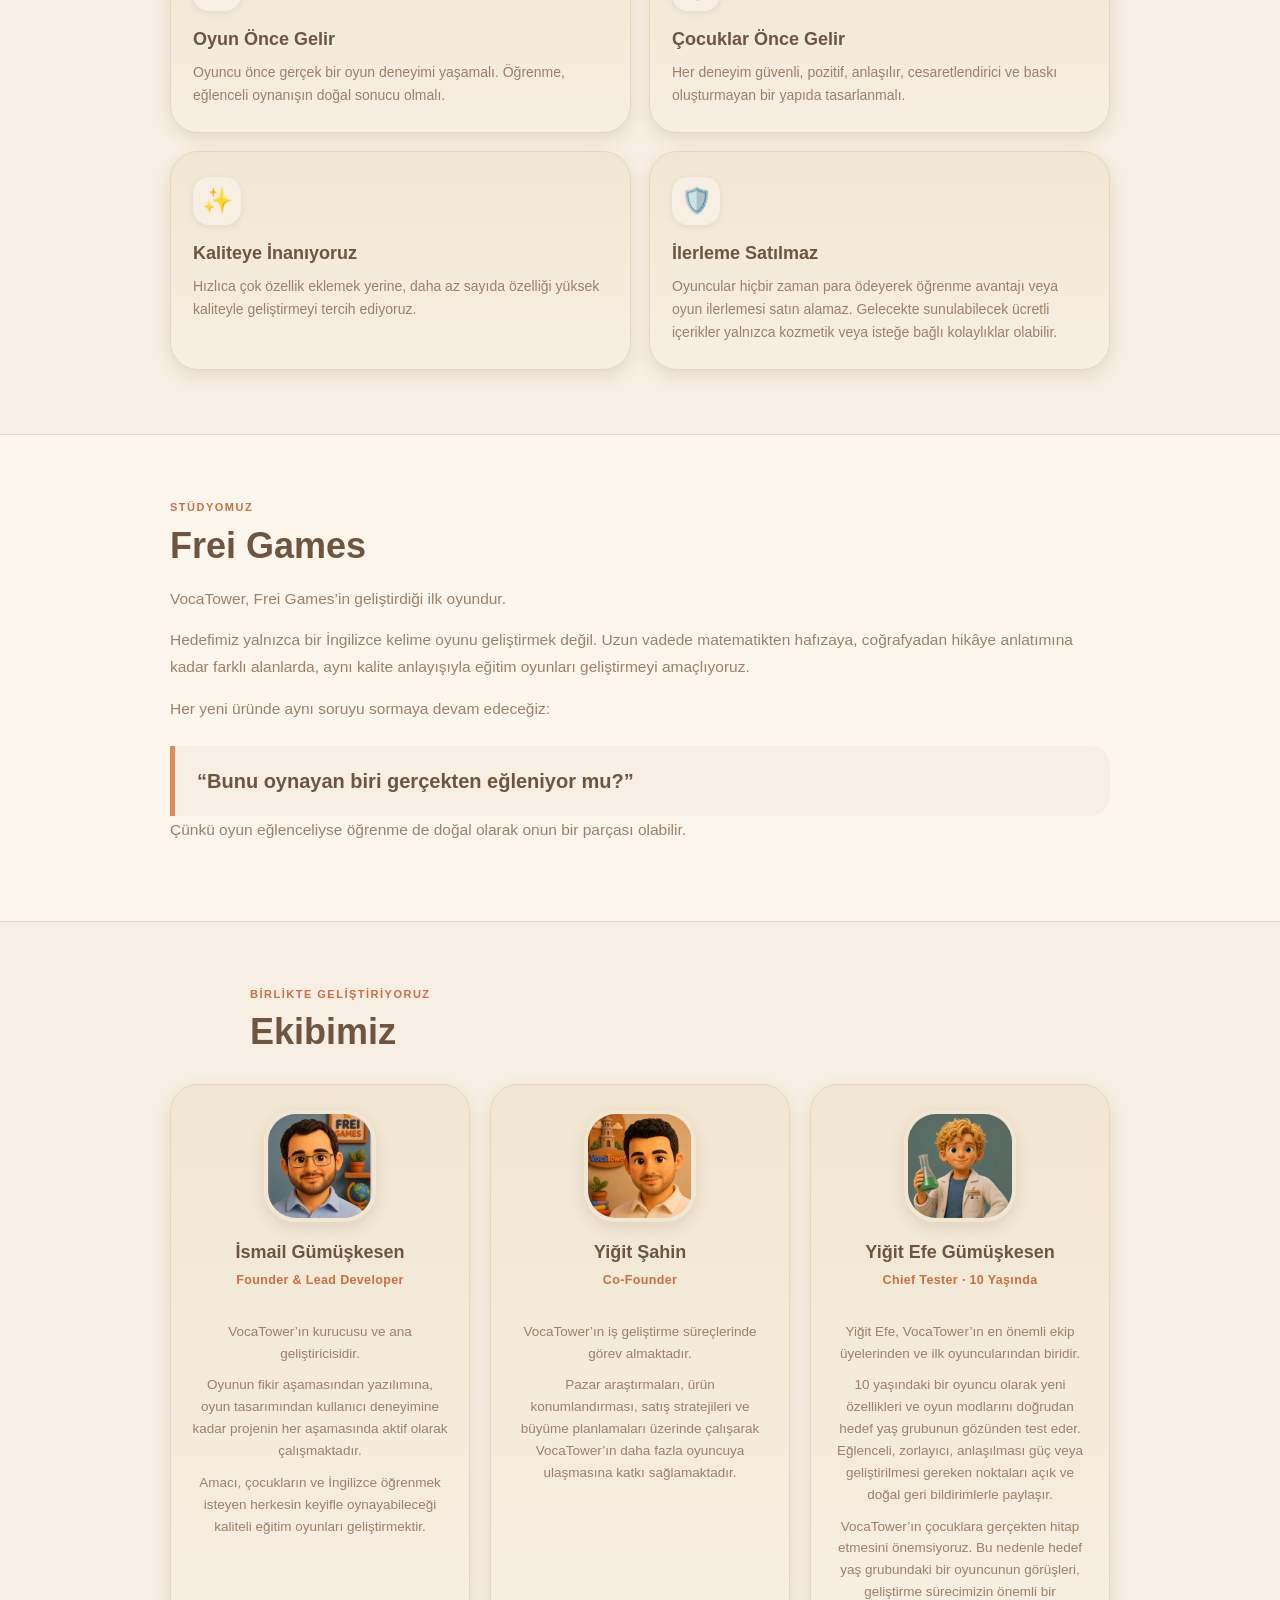
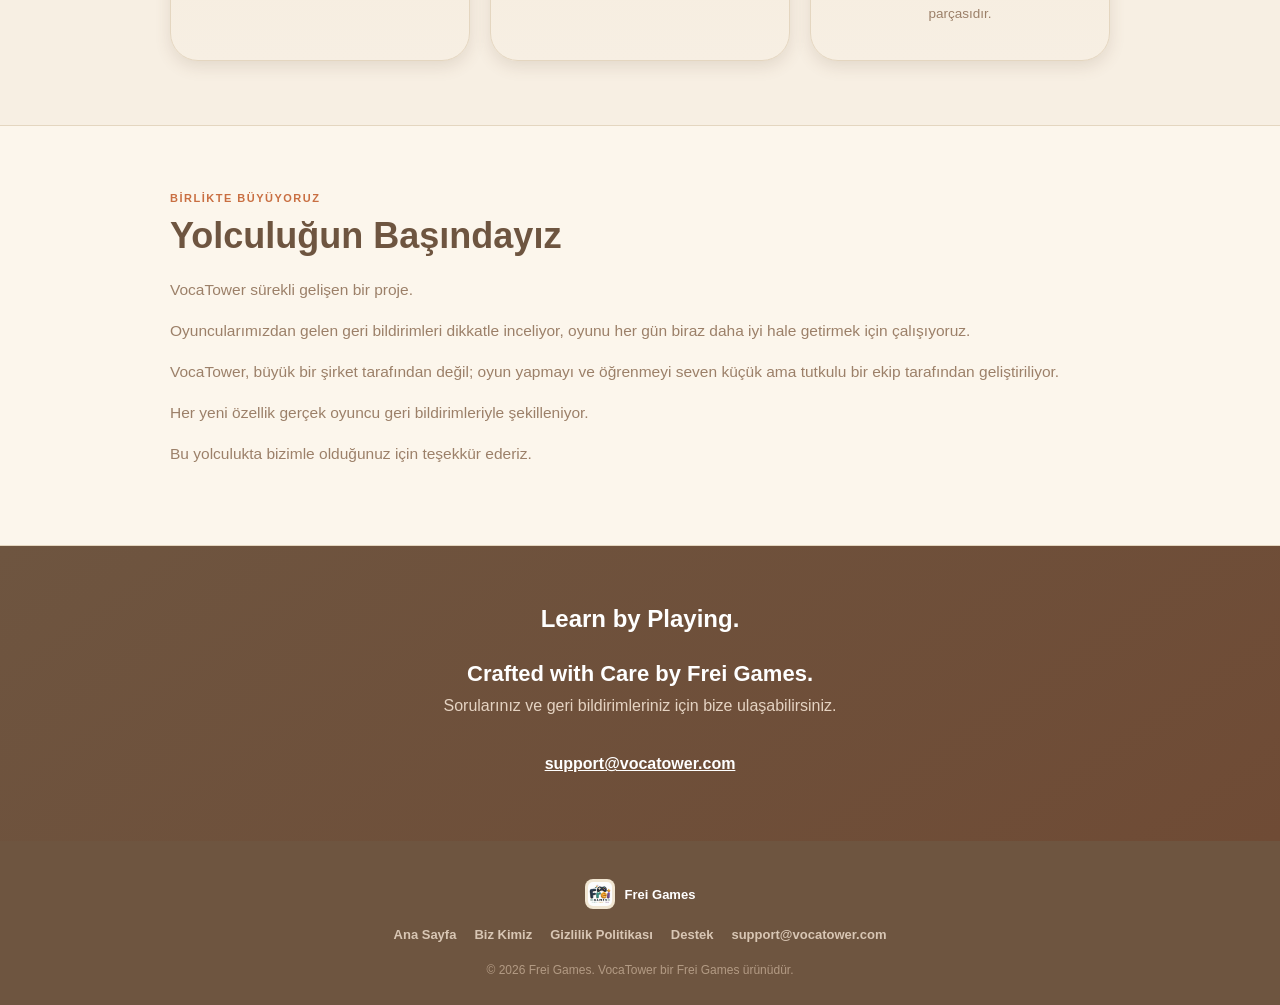
<file: about.html>
<!DOCTYPE html>
<html lang="tr">
<head>
<meta charset="UTF-8">
<meta name="viewport" content="width=device-width, initial-scale=1.0">
<title>Biz Kimiz? — VocaTower ve Frei Games</title>
<meta name="description" content="VocaTower'ı geliştiren Frei Games ekibini, oyunla öğrenme yaklaşımımızı ve çocuk dostu eğitim oyunları geliştirme yolculuğumuzu tanıyın.">
<link rel="icon" href="assets/images/VocaTower_logo_new.png">
<link rel="stylesheet" href="assets/css/landing.css">
</head>
<body>

<header class="lp-header">
  <div class="lp-wrap">
    <a class="lp-brand" href="index.html">
      <img src="assets/images/VocaTower_logo_new.png" alt="VocaTower logosu">
      <span>VocaTower</span>
    </a>
    <nav class="lp-nav" aria-label="Ana navigasyon">
      <a href="index.html">Ana Sayfa</a>
      <a href="about.html" aria-current="page">Biz Kimiz</a>
      <a href="privacy.html">Gizlilik</a>
      <a href="support.html">Destek</a>
    </nav>
    <a class="lp-btn-primary" style="padding:10px 20px;font-size:13.5px;" href="game/index.html">▶ Oyna</a>
  </div>
</header>

<main class="lp-about">
  <section class="lp-about-hero">
    <div class="lp-about-hero-inner">
      <div class="lp-about-logos">
        <img src="assets/images/VocaTower_logo_new.png" alt="VocaTower logosu">
        <img src="assets/images/FreiGames_logo_new.png" alt="Frei Games logosu">
      </div>
      <h1>Biz Kimiz?</h1>
      <p class="lp-about-lead">Oyun yapıyoruz. Ama önce öğrenmeyi eğlenceli hale getiriyoruz.</p>
      <div class="lp-about-intro">
        <p>Biz Frei Games’iz. Çocukların ve öğrenmek isteyen herkesin severek oynayabileceği eğitim oyunları geliştiriyoruz.</p>
        <p>Bizce öğrenmek yalnızca kitapların arasında veya sınıf ortamında gerçekleşmek zorunda değil. Doğru tasarlanmış bir oyun, öğrenmeyi doğal, kalıcı ve keyifli bir deneyime dönüştürebilir.</p>
        <p>VocaTower tam da bu düşünceden doğdu.</p>
      </div>
    </div>
  </section>

  <section class="lp-about-section">
    <div class="lp-wrap lp-about-copy">
      <span class="lp-about-kicker">Çıkış noktamız</span>
      <h2>Neden VocaTower?</h2>
      <p>İngilizce öğrenmeye çalışan birçok kişi kelimeleri ezberliyor, kısa süre sonra unutuyor ve kullandığı öğrenme uygulamalarından zamanla uzaklaşıyor.</p>
      <p>Biz bu durumu değiştirmek istedik.</p>
      <p>İngilizce öğrenmek, ders çalışmak yerine gerçekten eğlenceli bir oyunun doğal bir parçası olsaydı ne olurdu?</p>
      <p>VocaTower’ı geliştirirken çıkış noktamız tam olarak buydu.</p>
    </div>
  </section>

  <section class="lp-about-section lp-about-section--alt">
    <div class="lp-wrap lp-about-copy">
      <span class="lp-about-kicker">Oyunla öğrenme</span>
      <h2>Öğrenme, Oyunun Bir Sonucu Olmalı</h2>
      <p>VocaTower’da oyunculara sürekli çalışmaları gerektiğini hatırlatmak istemiyoruz.</p>
      <p>Onların yeni seviyeler açmasını, ödüller kazanmasını, başarımlar elde etmesini, farklı oyun deneyimlerini keşfetmesini ve ilerleme hissini yaşamasını istiyoruz.</p>
      <p>İngilizce öğrenmek ise bütün bu deneyimin doğal bir parçası haline geliyor.</p>
      <p>Çünkü bizce en güçlü öğrenme, oyuncunun eğlenirken gerçekleştirdiği öğrenmedir.</p>
    </div>
  </section>

  <section class="lp-about-section">
    <div class="lp-wrap">
      <div class="lp-about-copy">
        <span class="lp-about-kicker">Bizi yönlendiren ilkeler</span>
        <h2>Değerlerimiz</h2>
      </div>
      <div class="lp-about-values">
        <article class="lp-about-card"><div class="lp-about-card-icon" aria-hidden="true">🎮</div><h3>Oyun Önce Gelir</h3><p>Oyuncu önce gerçek bir oyun deneyimi yaşamalı. Öğrenme, eğlenceli oynanışın doğal sonucu olmalı.</p></article>
        <article class="lp-about-card"><div class="lp-about-card-icon" aria-hidden="true">🌱</div><h3>Çocuklar Önce Gelir</h3><p>Her deneyim güvenli, pozitif, anlaşılır, cesaretlendirici ve baskı oluşturmayan bir yapıda tasarlanmalı.</p></article>
        <article class="lp-about-card"><div class="lp-about-card-icon" aria-hidden="true">✨</div><h3>Kaliteye İnanıyoruz</h3><p>Hızlıca çok özellik eklemek yerine, daha az sayıda özelliği yüksek kaliteyle geliştirmeyi tercih ediyoruz.</p></article>
        <article class="lp-about-card"><div class="lp-about-card-icon" aria-hidden="true">🛡️</div><h3>İlerleme Satılmaz</h3><p>Oyuncular hiçbir zaman para ödeyerek öğrenme avantajı veya oyun ilerlemesi satın alamaz. Gelecekte sunulabilecek ücretli içerikler yalnızca kozmetik veya isteğe bağlı kolaylıklar olabilir.</p></article>
      </div>
    </div>
  </section>

  <section class="lp-about-section lp-about-section--alt">
    <div class="lp-wrap lp-about-copy">
      <span class="lp-about-kicker">Stüdyomuz</span>
      <h2>Frei Games</h2>
      <p>VocaTower, Frei Games’in geliştirdiği ilk oyundur.</p>
      <p>Hedefimiz yalnızca bir İngilizce kelime oyunu geliştirmek değil. Uzun vadede matematikten hafızaya, coğrafyadan hikâye anlatımına kadar farklı alanlarda, aynı kalite anlayışıyla eğitim oyunları geliştirmeyi amaçlıyoruz.</p>
      <p>Her yeni üründe aynı soruyu sormaya devam edeceğiz:</p>
      <blockquote class="lp-about-quote">“Bunu oynayan biri gerçekten eğleniyor mu?”</blockquote>
      <p>Çünkü oyun eğlenceliyse öğrenme de doğal olarak onun bir parçası olabilir.</p>
    </div>
  </section>

  <section class="lp-about-section" id="team">
    <div class="lp-wrap">
      <div class="lp-about-copy">
        <span class="lp-about-kicker">Birlikte geliştiriyoruz</span>
        <h2>Ekibimiz</h2>
      </div>
      <div class="lp-team-grid">
        <article class="lp-team-card">
          <div class="lp-team-portrait">
            <img class="lp-team-founder-img" src="assets/images/founder/ismail_gumuskesen.png" alt="İsmail Gümüşkesen’in Frei Games clay portresi" loading="lazy" onerror="this.style.visibility='hidden'">
          </div>
          <h3>İsmail Gümüşkesen</h3>
          <div class="lp-team-role">Founder &amp; Lead Developer</div>
          <p>VocaTower’ın kurucusu ve ana geliştiricisidir.</p>
          <p>Oyunun fikir aşamasından yazılımına, oyun tasarımından kullanıcı deneyimine kadar projenin her aşamasında aktif olarak çalışmaktadır.</p>
          <p>Amacı, çocukların ve İngilizce öğrenmek isteyen herkesin keyifle oynayabileceği kaliteli eğitim oyunları geliştirmektir.</p>
        </article>
        <article class="lp-team-card">
          <div class="lp-team-portrait">
            <img class="lp-team-founder-img" src="assets/images/founder/yigit_sahin.png" alt="Yiğit Şahin’in Frei Games clay portresi" loading="lazy" onerror="this.style.visibility='hidden'">
          </div>
          <h3>Yiğit Şahin</h3>
          <div class="lp-team-role">Co-Founder</div>
          <p>VocaTower’ın iş geliştirme süreçlerinde görev almaktadır.</p>
          <p>Pazar araştırmaları, ürün konumlandırması, satış stratejileri ve büyüme planlamaları üzerinde çalışarak VocaTower’ın daha fazla oyuncuya ulaşmasına katkı sağlamaktadır.</p>
        </article>
        <article class="lp-team-card">
          <div class="lp-team-portrait">
            <img class="lp-team-avatar-img" src="assets/images/avatars/avatar_61.png" alt="Yiğit Efe Gümüşkesen’in VocaTower avatarı" loading="lazy" onerror="this.style.visibility='hidden'">
          </div>
          <h3>Yiğit Efe Gümüşkesen</h3>
          <div class="lp-team-role">Chief Tester · 10 Yaşında</div>
          <p>Yiğit Efe, VocaTower’ın en önemli ekip üyelerinden ve ilk oyuncularından biridir.</p>
          <p>10 yaşındaki bir oyuncu olarak yeni özellikleri ve oyun modlarını doğrudan hedef yaş grubunun gözünden test eder. Eğlenceli, zorlayıcı, anlaşılması güç veya geliştirilmesi gereken noktaları açık ve doğal geri bildirimlerle paylaşır.</p>
          <p>VocaTower’ın çocuklara gerçekten hitap etmesini önemsiyoruz. Bu nedenle hedef yaş grubundaki bir oyuncunun görüşleri, geliştirme sürecimizin önemli bir parçasıdır.</p>
        </article>
      </div>
    </div>
  </section>

  <section class="lp-about-section lp-about-section--alt">
    <div class="lp-wrap lp-about-copy">
      <span class="lp-about-kicker">Birlikte büyüyoruz</span>
      <h2>Yolculuğun Başındayız</h2>
      <p>VocaTower sürekli gelişen bir proje.</p>
      <p>Oyuncularımızdan gelen geri bildirimleri dikkatle inceliyor, oyunu her gün biraz daha iyi hale getirmek için çalışıyoruz.</p>
      <p>VocaTower, büyük bir şirket tarafından değil; oyun yapmayı ve öğrenmeyi seven küçük ama tutkulu bir ekip tarafından geliştiriliyor.</p>
      <p>Her yeni özellik gerçek oyuncu geri bildirimleriyle şekilleniyor.</p>
      <p>Bu yolculukta bizimle olduğunuz için teşekkür ederiz.</p>
    </div>
  </section>

  <section class="lp-about-closing">
    <div class="lp-wrap">
      <h2>Learn by Playing.</h2>
      <div class="lp-about-motto">Crafted with Care by Frei Games.</div>
      <p>Sorularınız ve geri bildirimleriniz için bize ulaşabilirsiniz.</p>
      <a href="mailto:support@vocatower.com?subject=VocaTower%20Feedback">support@vocatower.com</a>
    </div>
  </section>
</main>

<footer class="lp-footer">
  <div class="lp-wrap">
    <div class="lp-footer-brand"><img src="assets/images/FreiGames_logo_new.png" alt="Frei Games logosu"><span>Frei Games</span></div>
    <div class="lp-footer-links">
      <a href="index.html">Ana Sayfa</a>
      <a href="about.html" aria-current="page">Biz Kimiz</a>
      <a href="privacy.html">Gizlilik Politikası</a>
      <a href="support.html">Destek</a>
      <a href="mailto:support@vocatower.com?subject=VocaTower%20Feedback">support@vocatower.com</a>
    </div>
    <div class="lp-footer-copy">© 2026 Frei Games. VocaTower bir Frei Games ürünüdür.</div>
  </div>
</footer>

</body>
</html>
</file>
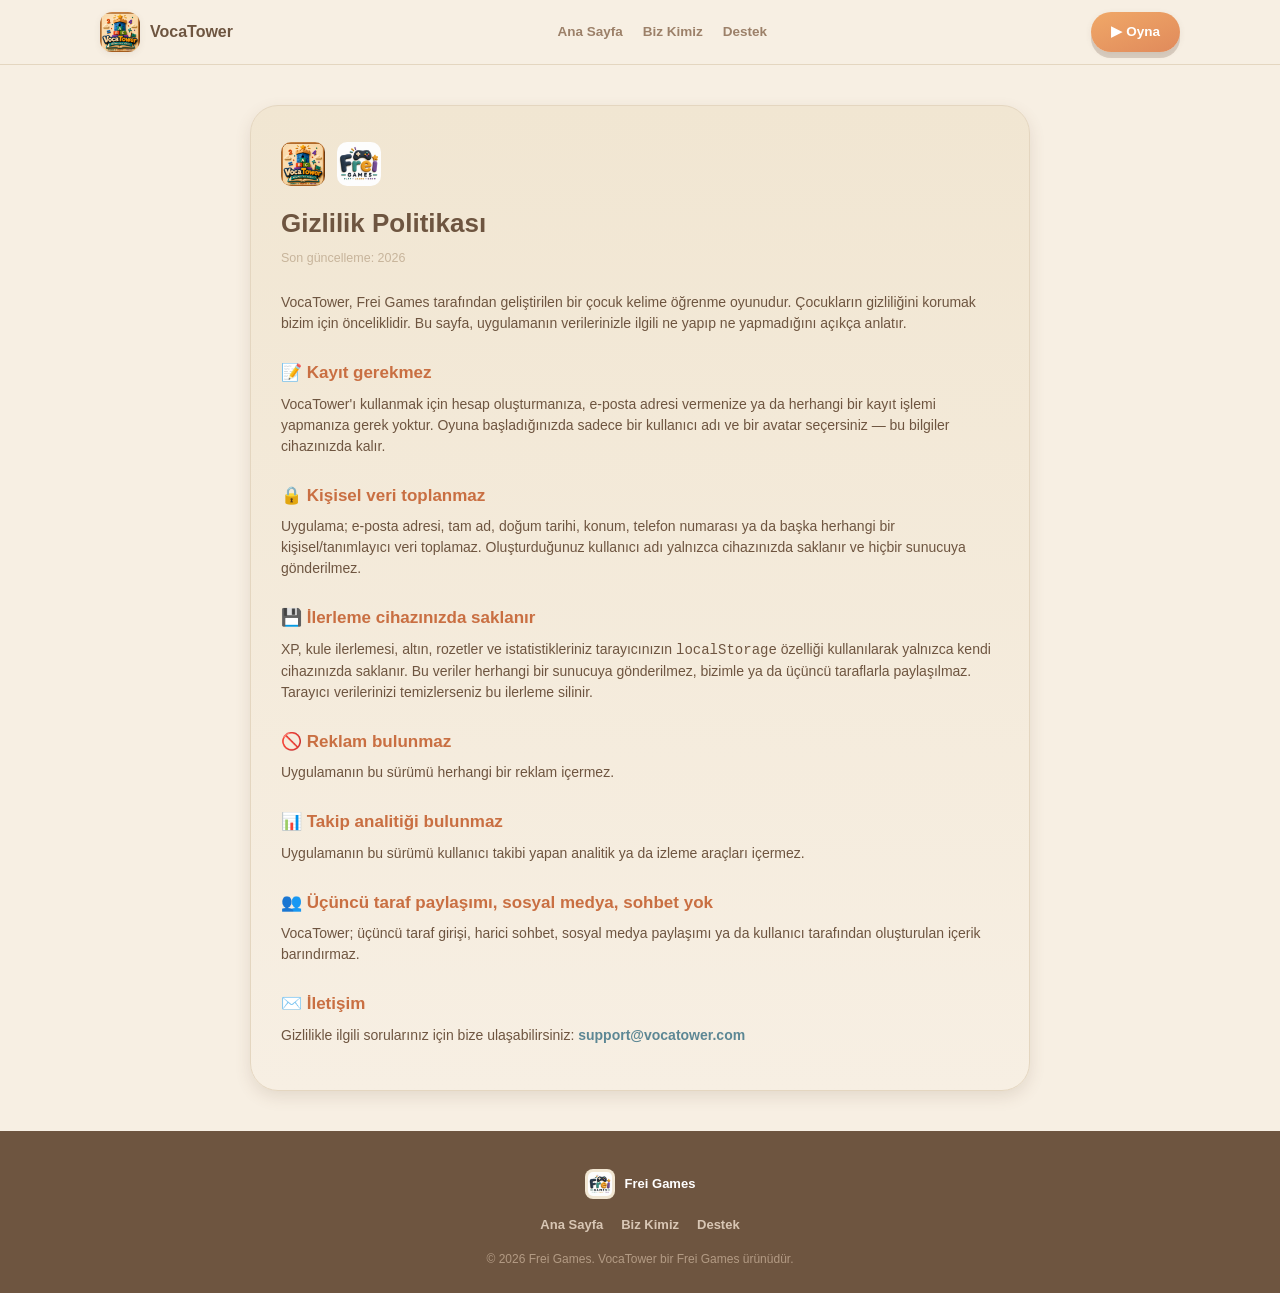
<file: privacy.html>
<!DOCTYPE html>
<html lang="tr">
<head>
<meta charset="UTF-8">
<meta name="viewport" content="width=device-width, initial-scale=1.0">
<title>Gizlilik Politikası — VocaTower</title>
<link rel="stylesheet" href="assets/css/landing.css">
</head>
<body>

<header class="lp-header">
  <div class="lp-wrap">
    <div class="lp-brand">
      <img src="assets/images/VocaTower_logo_new.png" alt="VocaTower logosu">
      <span>VocaTower</span>
    </div>
    <nav class="lp-nav">
      <a href="index.html">Ana Sayfa</a>
      <a href="about.html">Biz Kimiz</a>
      <a href="support.html">Destek</a>
    </nav>
    <a class="lp-btn-primary" style="padding:10px 20px;font-size:13.5px;" href="game/index.html">▶ Oyna</a>
  </div>
</header>

<div class="lp-content">
  <div style="display:flex;gap:12px;align-items:center;margin-bottom:18px;">
    <img src="assets/images/VocaTower_logo_new.png" alt="VocaTower" style="height:44px;width:auto;border-radius:10px;">
    <img src="assets/images/FreiGames_logo_new.png" alt="Frei Games" style="height:44px;width:auto;border-radius:10px;">
  </div>
  <h1>Gizlilik Politikası</h1>
  <p class="lp-updated">Son güncelleme: 2026</p>

  <p>VocaTower, Frei Games tarafından geliştirilen bir çocuk kelime öğrenme oyunudur. Çocukların gizliliğini korumak bizim için önceliklidir. Bu sayfa, uygulamanın verilerinizle ilgili ne yapıp ne yapmadığını açıkça anlatır.</p>

  <h2>📝 Kayıt gerekmez</h2>
  <p>VocaTower'ı kullanmak için hesap oluşturmanıza, e-posta adresi vermenize ya da herhangi bir kayıt işlemi yapmanıza gerek yoktur. Oyuna başladığınızda sadece bir kullanıcı adı ve bir avatar seçersiniz — bu bilgiler cihazınızda kalır.</p>

  <h2>🔒 Kişisel veri toplanmaz</h2>
  <p>Uygulama; e-posta adresi, tam ad, doğum tarihi, konum, telefon numarası ya da başka herhangi bir kişisel/tanımlayıcı veri toplamaz. Oluşturduğunuz kullanıcı adı yalnızca cihazınızda saklanır ve hiçbir sunucuya gönderilmez.</p>

  <h2>💾 İlerleme cihazınızda saklanır</h2>
  <p>XP, kule ilerlemesi, altın, rozetler ve istatistikleriniz tarayıcınızın <code>localStorage</code> özelliği kullanılarak yalnızca kendi cihazınızda saklanır. Bu veriler herhangi bir sunucuya gönderilmez, bizimle ya da üçüncü taraflarla paylaşılmaz. Tarayıcı verilerinizi temizlerseniz bu ilerleme silinir.</p>

  <h2>🚫 Reklam bulunmaz</h2>
  <p>Uygulamanın bu sürümü herhangi bir reklam içermez.</p>

  <h2>📊 Takip analitiği bulunmaz</h2>
  <p>Uygulamanın bu sürümü kullanıcı takibi yapan analitik ya da izleme araçları içermez.</p>

  <h2>👥 Üçüncü taraf paylaşımı, sosyal medya, sohbet yok</h2>
  <p>VocaTower; üçüncü taraf girişi, harici sohbet, sosyal medya paylaşımı ya da kullanıcı tarafından oluşturulan içerik barındırmaz.</p>

  <h2>✉️ İletişim</h2>
  <p>Gizlilikle ilgili sorularınız için bize ulaşabilirsiniz: <a class="lp-mail" href="mailto:support@vocatower.com?subject=VocaTower%20Feedback">support@vocatower.com</a></p>
</div>

<footer class="lp-footer">
  <div class="lp-wrap">
    <div class="lp-footer-brand">
      <img src="assets/images/FreiGames_logo_new.png" alt="Frei Games logosu">
      <span>Frei Games</span>
    </div>
    <div class="lp-footer-links">
      <a href="index.html">Ana Sayfa</a>
      <a href="about.html">Biz Kimiz</a>
      <a href="support.html">Destek</a>
    </div>
    <div class="lp-footer-copy">© 2026 Frei Games. VocaTower bir Frei Games ürünüdür.</div>
  </div>
</footer>

</body>
</html>
</file>
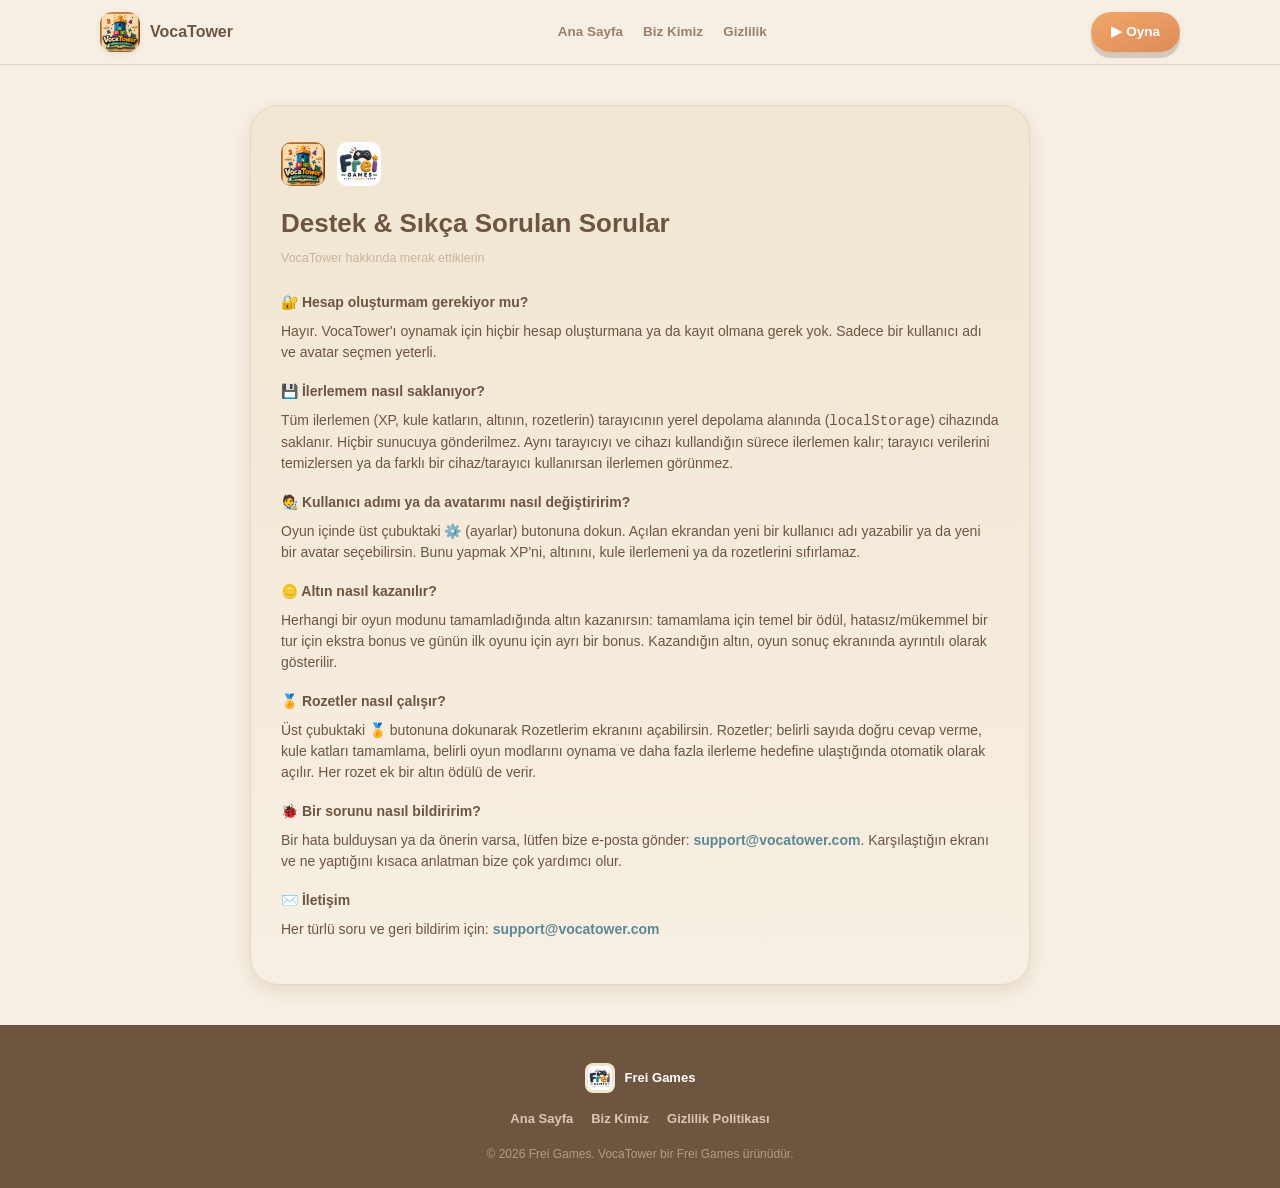
<file: support.html>
<!DOCTYPE html>
<html lang="tr">
<head>
<meta charset="UTF-8">
<meta name="viewport" content="width=device-width, initial-scale=1.0">
<title>Destek — VocaTower</title>
<link rel="stylesheet" href="assets/css/landing.css">
</head>
<body>

<header class="lp-header">
  <div class="lp-wrap">
    <div class="lp-brand">
      <img src="assets/images/VocaTower_logo_new.png" alt="VocaTower logosu">
      <span>VocaTower</span>
    </div>
    <nav class="lp-nav">
      <a href="index.html">Ana Sayfa</a>
      <a href="about.html">Biz Kimiz</a>
      <a href="privacy.html">Gizlilik</a>
    </nav>
    <a class="lp-btn-primary" style="padding:10px 20px;font-size:13.5px;" href="game/index.html">▶ Oyna</a>
  </div>
</header>

<div class="lp-content">
  <div style="display:flex;gap:12px;align-items:center;margin-bottom:18px;">
    <img src="assets/images/VocaTower_logo_new.png" alt="VocaTower" style="height:44px;width:auto;border-radius:10px;">
    <img src="assets/images/FreiGames_logo_new.png" alt="Frei Games" style="height:44px;width:auto;border-radius:10px;">
  </div>
  <h1>Destek & Sıkça Sorulan Sorular</h1>
  <p class="lp-updated">VocaTower hakkında merak ettiklerin</p>

  <p class="lp-faq-q">🔐 Hesap oluşturmam gerekiyor mu?</p>
  <p>Hayır. VocaTower'ı oynamak için hiçbir hesap oluşturmana ya da kayıt olmana gerek yok. Sadece bir kullanıcı adı ve avatar seçmen yeterli.</p>

  <p class="lp-faq-q">💾 İlerlemem nasıl saklanıyor?</p>
  <p>Tüm ilerlemen (XP, kule katların, altının, rozetlerin) tarayıcının yerel depolama alanında (<code>localStorage</code>) cihazında saklanır. Hiçbir sunucuya gönderilmez. Aynı tarayıcıyı ve cihazı kullandığın sürece ilerlemen kalır; tarayıcı verilerini temizlersen ya da farklı bir cihaz/tarayıcı kullanırsan ilerlemen görünmez.</p>

  <p class="lp-faq-q">🧑‍🎨 Kullanıcı adımı ya da avatarımı nasıl değiştiririm?</p>
  <p>Oyun içinde üst çubuktaki ⚙️ (ayarlar) butonuna dokun. Açılan ekrandan yeni bir kullanıcı adı yazabilir ya da yeni bir avatar seçebilirsin. Bunu yapmak XP'ni, altınını, kule ilerlemeni ya da rozetlerini sıfırlamaz.</p>

  <p class="lp-faq-q">🪙 Altın nasıl kazanılır?</p>
  <p>Herhangi bir oyun modunu tamamladığında altın kazanırsın: tamamlama için temel bir ödül, hatasız/mükemmel bir tur için ekstra bonus ve günün ilk oyunu için ayrı bir bonus. Kazandığın altın, oyun sonuç ekranında ayrıntılı olarak gösterilir.</p>

  <p class="lp-faq-q">🏅 Rozetler nasıl çalışır?</p>
  <p>Üst çubuktaki 🏅 butonuna dokunarak Rozetlerim ekranını açabilirsin. Rozetler; belirli sayıda doğru cevap verme, kule katları tamamlama, belirli oyun modlarını oynama ve daha fazla ilerleme hedefine ulaştığında otomatik olarak açılır. Her rozet ek bir altın ödülü de verir.</p>

  <p class="lp-faq-q">🐞 Bir sorunu nasıl bildiririm?</p>
  <p>Bir hata bulduysan ya da önerin varsa, lütfen bize e-posta gönder: <a class="lp-mail" href="mailto:support@vocatower.com?subject=VocaTower%20Issue%20Report">support@vocatower.com</a>. Karşılaştığın ekranı ve ne yaptığını kısaca anlatman bize çok yardımcı olur.</p>

  <p class="lp-faq-q">✉️ İletişim</p>
  <p>Her türlü soru ve geri bildirim için: <a class="lp-mail" href="mailto:support@vocatower.com?subject=VocaTower%20Feedback">support@vocatower.com</a></p>
</div>

<footer class="lp-footer">
  <div class="lp-wrap">
    <div class="lp-footer-brand">
      <img src="assets/images/FreiGames_logo_new.png" alt="Frei Games logosu">
      <span>Frei Games</span>
    </div>
    <div class="lp-footer-links">
      <a href="index.html">Ana Sayfa</a>
      <a href="about.html">Biz Kimiz</a>
      <a href="privacy.html">Gizlilik Politikası</a>
    </div>
    <div class="lp-footer-copy">© 2026 Frei Games. VocaTower bir Frei Games ürünüdür.</div>
  </div>
</footer>

</body>
</html>
</file>
<file: assets/css/landing.css>
/* =====================================================================
   VocaTower — Frei Games tanıtım sitesi (v2)
   index.html, privacy.html, support.html ortak stili.

   Bu sürüm, frei-games-design-system.css üzerine kuruludur ve legacy
   soğuk mavi paleti tamamen sıcak "clay" estetiğiyle değiştirir.
   privacy/support sayfalarının kullandığı tüm lp-* sınıfları korunur.
   ===================================================================== */
@import url('frei-games-design-system.css');

:root{
  /* Geriye dönük uyumluluk: eski landing token adları artık fg karşılıklarına işaret eder */
  --navy: var(--fg-warm-brown);
  --bg: var(--fg-cream);
  --card: var(--fg-warm-white);
  --ink: var(--fg-warm-brown);
  --ink-soft: var(--fg-brown-soft);
  --blue: var(--fg-dusty-blue-dark);
  --green: var(--fg-sage);
  --turquoise: var(--fg-dusty-blue);
  --purple: var(--fg-lavender);
  --amber: var(--fg-gold);
  --red-soft: var(--fg-state-error);
  --radius: var(--fg-radius-md);
  --shadow: var(--fg-shadow-md);
}

*{margin:0;padding:0;box-sizing:border-box;-webkit-tap-highlight-color:transparent;}
html{scroll-behavior:smooth;}
body{
  font-family:var(--fg-font-family);
  background:var(--fg-bg-app);
  color:var(--fg-text-primary);
  line-height:var(--fg-line-height-normal);
  font-weight:var(--fg-font-weight-regular);
}
img{max-width:100%;display:block;}
a{color:inherit;}
.lp-wrap{width:100%;max-width:1120px;margin:0 auto;padding:0 20px;}

/* ---------- Header ---------- */
.lp-header{
  background:rgba(247,239,227,.92);
  backdrop-filter:blur(8px);
  border-bottom:1.5px solid var(--fg-border-soft);
  position:sticky;top:0;z-index:20;
}
.lp-header .lp-wrap{display:flex;align-items:center;justify-content:space-between;padding:12px 20px;gap:14px;}
.lp-brand{display:flex;align-items:center;gap:10px;font-weight:var(--fg-font-weight-black);font-size:16px;text-decoration:none;}
.lp-brand img{height:40px;width:auto;border-radius:12px;box-shadow:var(--fg-shadow-sm);}
.lp-nav{display:flex;gap:20px;font-size:13.5px;font-weight:var(--fg-font-weight-bold);}
.lp-nav a{text-decoration:none;color:var(--fg-text-secondary);transition:color var(--fg-motion-fast);}
.lp-nav a:hover{color:var(--fg-terracotta);}

/* ---------- Butonlar ---------- */
.lp-btn-primary{
  display:inline-block;
  background:var(--fg-surface-accent-primary);
  color:var(--fg-white);
  font-weight:var(--fg-font-weight-black);
  font-size:16px;
  padding:16px 36px;
  border-radius:var(--fg-radius-lg);
  text-decoration:none;
  box-shadow:var(--fg-shadow-button);
  transition:transform var(--fg-motion-fast) var(--fg-ease-soft), box-shadow var(--fg-motion-fast);
}
.lp-btn-primary:hover{transform:translateY(-2px);}
.lp-btn-primary:active{transform:translateY(3px);box-shadow:var(--fg-shadow-button-pressed);}
.lp-btn-ghost{
  display:inline-block;
  background:var(--fg-bg-surface);
  color:var(--fg-text-primary);
  border:2px solid var(--fg-border-soft);
  font-weight:var(--fg-font-weight-bold);
  font-size:14.5px;
  padding:14px 26px;
  border-radius:var(--fg-radius-lg);
  text-decoration:none;
}

/* ---------- Hero ---------- */
.lp-hero{
  position:relative;
  overflow:hidden;
  padding:64px 0 72px;
  text-align:center;
  background:
    radial-gradient(600px 300px at 20% 0%, rgba(240,168,104,.18), transparent 70%),
    radial-gradient(600px 300px at 80% 10%, rgba(179,161,199,.16), transparent 70%),
    var(--fg-bg-app);
}
.lp-hero .lp-wrap{position:relative;z-index:2;}
.lp-hero-logo{width:168px;height:168px;border-radius:38px;margin:0 auto 18px;box-shadow:var(--fg-shadow-lg);}
.lp-tagline{
  display:inline-block;
  font-size:12px;letter-spacing:1.5px;
  color:var(--fg-terracotta-dark);
  font-weight:var(--fg-font-weight-black);
  background:var(--fg-bg-surface);
  border:1.5px solid var(--fg-border-soft);
  border-radius:var(--fg-radius-pill);
  padding:8px 18px;
  margin-bottom:20px;
}
.lp-hero h1{
  font-size:clamp(32px, 5.5vw, 52px);
  line-height:var(--fg-line-height-tight);
  font-weight:var(--fg-font-weight-black);
  margin-bottom:12px;
}
.lp-hero h1 .hl{color:var(--fg-terracotta);}
.lp-sub-tr{font-size:17px;color:var(--fg-text-secondary);margin-bottom:14px;max-width:560px;margin-left:auto;margin-right:auto;}
.lp-explain{max-width:620px;margin:0 auto 30px;color:var(--fg-text-secondary);font-size:14.5px;line-height:var(--fg-line-height-relaxed);}
.lp-cta-row{display:flex;flex-wrap:wrap;gap:14px;justify-content:center;align-items:center;margin-bottom:22px;}
.lp-byline{display:flex;align-items:center;justify-content:center;gap:10px;margin-bottom:18px;}
.lp-byline img{height:44px;width:auto;border-radius:12px;box-shadow:var(--fg-shadow-sm);}
.lp-byline span{font-size:12.5px;color:var(--fg-text-secondary);font-weight:var(--fg-font-weight-bold);text-align:left;line-height:1.4;}
.lp-store-badges{display:flex;gap:12px;flex-wrap:wrap;justify-content:center;}
.lp-store-badge{
  display:flex;align-items:center;gap:10px;
  background:var(--fg-bg-surface);
  border:1.5px solid var(--fg-border-soft);
  color:var(--fg-text-primary);
  padding:10px 18px;border-radius:var(--fg-radius-sm);
  font-size:12.5px;font-weight:var(--fg-font-weight-bold);
  box-shadow:var(--fg-shadow-sm);
}
.lp-store-badge .lp-store-icon{font-size:18px;}
.lp-store-badge .lp-soon{display:block;font-size:9.5px;font-weight:var(--fg-font-weight-bold);color:var(--fg-brown-faint);letter-spacing:.6px;}

/* Hero'da süzülen mod ikonları (yalnızca geniş ekran) */
.lp-float{position:absolute;width:84px;border-radius:20px;box-shadow:var(--fg-shadow-md);opacity:.9;display:none;}
@media (min-width:960px){
  .lp-float{display:block;animation:lpFloat 6s ease-in-out infinite;}
  .lp-float.f1{top:70px;left:6%;transform:rotate(-8deg);}
  .lp-float.f2{top:210px;left:12%;transform:rotate(6deg);animation-delay:1.2s;}
  .lp-float.f3{top:90px;right:7%;transform:rotate(9deg);animation-delay:.6s;}
  .lp-float.f4{top:240px;right:13%;transform:rotate(-6deg);animation-delay:1.8s;}
}
@keyframes lpFloat{0%,100%{margin-top:0}50%{margin-top:-14px}}

/* ---------- Sayı bandı ---------- */
.lp-stats{padding:0 0 8px;}
.lp-stats-row{
  display:grid;grid-template-columns:repeat(4,1fr);gap:14px;
  background:var(--fg-surface-card);
  border:1.5px solid var(--fg-border-soft);
  border-radius:var(--fg-radius-lg);
  box-shadow:var(--fg-shadow-md);
  padding:22px 16px;
  margin-top:-34px;position:relative;z-index:3;
}
.lp-stat{text-align:center;}
.lp-stat b{display:block;font-size:26px;font-weight:var(--fg-font-weight-black);color:var(--fg-terracotta-dark);}
.lp-stat span{font-size:12.5px;color:var(--fg-text-secondary);font-weight:var(--fg-font-weight-bold);}

/* ---------- Bölümler ---------- */
.lp-section{padding:64px 0;}
.lp-section--alt{background:var(--fg-bg-app-alt);}
.lp-kicker{
  display:block;text-align:center;font-size:11.5px;letter-spacing:1.5px;
  font-weight:var(--fg-font-weight-black);color:var(--fg-terracotta);margin-bottom:8px;
}
.lp-section h2{font-size:clamp(24px,3.5vw,32px);text-align:center;margin-bottom:10px;font-weight:var(--fg-font-weight-black);}
.lp-section-sub{text-align:center;color:var(--fg-text-secondary);font-size:14.5px;max-width:560px;margin:0 auto 38px;}

/* ---------- Mod ızgarası ---------- */
.lp-modes{display:grid;grid-template-columns:repeat(5,1fr);gap:14px;}
.lp-mode{
  background:var(--fg-surface-card);
  border:1.5px solid var(--fg-border-soft);
  border-radius:var(--fg-radius-md);
  box-shadow:var(--fg-shadow-sm);
  padding:14px 12px;text-align:center;
  transition:transform var(--fg-motion-base) var(--fg-ease-soft), box-shadow var(--fg-motion-base);
}
.lp-mode:hover{transform:translateY(-4px);box-shadow:var(--fg-shadow-md);}
.lp-mode img{width:100%;max-width:96px;margin:0 auto 10px;border-radius:14px;}
.lp-mode h3{font-size:13px;font-weight:var(--fg-font-weight-black);margin-bottom:4px;}
.lp-mode p{font-size:11px;color:var(--fg-text-secondary);line-height:1.4;}

/* ---------- Kule bölümü ---------- */
.lp-tower{display:grid;grid-template-columns:1fr 1.1fr;gap:44px;align-items:center;}
.lp-tower-art{border-radius:var(--fg-radius-xl);box-shadow:var(--fg-shadow-lg);}
.lp-steps{display:flex;flex-direction:column;gap:18px;}
.lp-step{display:flex;gap:16px;align-items:flex-start;}
.lp-step-no{
  flex-shrink:0;width:44px;height:44px;border-radius:50%;
  background:var(--fg-surface-accent-primary);color:var(--fg-white);
  display:flex;align-items:center;justify-content:center;
  font-weight:var(--fg-font-weight-black);font-size:18px;
  box-shadow:var(--fg-shadow-sm);
}
.lp-step:nth-child(2) .lp-step-no{background:var(--fg-surface-accent-secondary);}
.lp-step:nth-child(3) .lp-step-no{background:var(--fg-surface-accent-tertiary);}
.lp-step h3{font-size:16.5px;font-weight:var(--fg-font-weight-black);margin-bottom:4px;}
.lp-step p{font-size:13.5px;color:var(--fg-text-secondary);}

/* ---------- Rozet & avatar şeritleri ---------- */
.lp-marquee{overflow:hidden;position:relative;-webkit-mask-image:linear-gradient(90deg,transparent,#000 8%,#000 92%,transparent);mask-image:linear-gradient(90deg,transparent,#000 8%,#000 92%,transparent);}
.lp-track{display:flex;gap:16px;width:max-content;animation:lpScroll 38s linear infinite;}
.lp-track.rev{animation-direction:reverse;animation-duration:46s;}
.lp-marquee:hover .lp-track{animation-play-state:paused;}
@keyframes lpScroll{from{transform:translateX(0)}to{transform:translateX(-50%)}}
@media (prefers-reduced-motion: reduce){
  .lp-track{animation:none;flex-wrap:wrap;width:auto;justify-content:center;}
  .lp-float{animation:none;}
}
.lp-badge-img{height:96px;width:auto;border-radius:18px;box-shadow:var(--fg-shadow-sm);background:var(--fg-bg-surface);}
.lp-avatar-img{width:68px;height:68px;border-radius:50%;box-shadow:var(--fg-shadow-sm);border:3px solid var(--fg-bg-surface);}
.lp-reward-note{
  display:flex;gap:12px;justify-content:center;flex-wrap:wrap;margin-top:28px;
}
.lp-pill{
  display:flex;align-items:center;gap:8px;
  background:var(--fg-bg-surface);border:1.5px solid var(--fg-border-soft);
  border-radius:var(--fg-radius-pill);padding:10px 18px;
  font-size:13px;font-weight:var(--fg-font-weight-bold);box-shadow:var(--fg-shadow-sm);
}
.lp-pill .em{font-size:17px;}

/* ---------- Öğrenme yaklaşımı ---------- */
.lp-features{display:grid;grid-template-columns:repeat(2,1fr);gap:16px;}
.lp-feature-card{
  background:var(--fg-surface-card);
  border:1.5px solid var(--fg-border-soft);
  border-radius:var(--fg-radius-md);
  box-shadow:var(--fg-shadow-sm);
  padding:22px;text-align:left;
}
.lp-feature-card .lp-fe-icon{
  width:52px;height:52px;border-radius:16px;
  display:flex;align-items:center;justify-content:center;
  font-size:26px;margin-bottom:12px;
  background:var(--fg-surface-accent-secondary);
  box-shadow:var(--fg-shadow-sm);
}
.lp-feature-card:nth-child(2) .lp-fe-icon{background:var(--fg-surface-accent-primary);}
.lp-feature-card:nth-child(3) .lp-fe-icon{background:var(--fg-surface-accent-tertiary);}
.lp-feature-card:nth-child(4) .lp-fe-icon{background:var(--fg-surface-accent-gold);}
.lp-feature-card h3{font-size:15.5px;font-weight:var(--fg-font-weight-black);margin-bottom:6px;}
.lp-feature-card p{font-size:13px;color:var(--fg-text-secondary);}

/* ---------- CTA bandı ---------- */
.lp-cta-band{
  background:var(--fg-surface-accent-primary);
  border-radius:var(--fg-radius-xl);
  padding:44px 28px;text-align:center;color:var(--fg-white);
  box-shadow:var(--fg-shadow-lg);
}
.lp-cta-band h2{color:var(--fg-white);font-size:clamp(22px,3vw,28px);font-weight:var(--fg-font-weight-black);}
.lp-cta-band p{margin:10px 0 22px;color:#FDEBDD;font-size:14.5px;}
.lp-cta-band .lp-btn-primary{background:var(--fg-bg-surface);color:var(--fg-terracotta-dark);}

/* ---------- Footer ---------- */
.lp-footer{background:var(--fg-warm-brown);color:#D8C6B4;padding:38px 0 26px;font-size:13px;}
.lp-footer .lp-wrap{display:flex;flex-direction:column;gap:16px;align-items:center;text-align:center;}
.lp-footer-brand{display:flex;align-items:center;gap:10px;font-weight:var(--fg-font-weight-black);color:var(--fg-white);}
.lp-footer-brand img{height:30px;width:auto;border-radius:8px;background:var(--fg-bg-surface);padding:3px;}
.lp-footer-links{display:flex;gap:18px;flex-wrap:wrap;justify-content:center;}
.lp-footer-links a{text-decoration:none;color:#D8C6B4;font-weight:var(--fg-font-weight-bold);}
.lp-footer-links a:hover{color:var(--fg-white);}
.lp-footer-copy{color:#B39B84;font-size:12px;}

/* ---------- İçerik sayfaları (privacy / support) ---------- */
.lp-content{
  background:var(--fg-surface-card);
  border:1.5px solid var(--fg-border-soft);
  border-radius:var(--fg-radius-lg);
  box-shadow:var(--fg-shadow-md);
  padding:36px 30px;margin:40px auto;max-width:780px;
}
.lp-content h1{font-size:26px;margin-bottom:6px;font-weight:var(--fg-font-weight-black);}
.lp-content .lp-updated{color:var(--fg-text-faint);font-size:12.5px;margin-bottom:24px;}
.lp-content h2{font-size:17px;margin:26px 0 8px;color:var(--fg-terracotta-dark);font-weight:var(--fg-font-weight-black);}
.lp-content p,.lp-content li{font-size:14px;color:var(--fg-text-primary);margin-bottom:8px;}
.lp-content ul{padding-left:20px;margin-bottom:10px;}
.lp-content .lp-faq-q{font-weight:var(--fg-font-weight-black);margin-top:18px;}
.lp-content a.lp-mail{color:var(--fg-dusty-blue-dark);font-weight:var(--fg-font-weight-bold);text-decoration:none;}

/* ---------- Biz Kimiz ---------- */
.lp-about{overflow:hidden;}
.lp-about-hero{position:relative;padding:72px 20px 62px;text-align:center;background:linear-gradient(145deg,#F4DFC8 0%,#F8EFE3 48%,#E7E0EF 100%);border-bottom:1.5px solid var(--fg-border-soft);}
.lp-about-hero::before,.lp-about-hero::after{content:"";position:absolute;border-radius:50%;filter:blur(1px);opacity:.5;pointer-events:none;}
.lp-about-hero::before{width:180px;height:180px;left:-60px;top:35px;background:rgba(215,143,96,.2);}
.lp-about-hero::after{width:220px;height:220px;right:-85px;bottom:-75px;background:rgba(179,161,199,.24);}
.lp-about-hero-inner{position:relative;z-index:1;max-width:800px;margin:0 auto;}
.lp-about-logos{display:flex;align-items:center;justify-content:center;gap:14px;margin-bottom:22px;}
.lp-about-logos img{width:72px;height:72px;object-fit:contain;border-radius:18px;background:var(--fg-bg-surface);padding:6px;box-shadow:var(--fg-shadow-md);}
.lp-about-hero h1{font-size:clamp(34px,6vw,58px);line-height:1.05;color:var(--fg-warm-brown);font-weight:var(--fg-font-weight-black);margin-bottom:14px;}
.lp-about-lead{font-size:clamp(18px,2.6vw,24px);line-height:1.35;font-weight:var(--fg-font-weight-black);color:var(--fg-terracotta-dark);margin-bottom:20px;}
.lp-about-intro{max-width:720px;margin:0 auto;color:var(--fg-text-secondary);font-size:16px;line-height:1.75;}
.lp-about-section{padding:64px 20px;}
.lp-about-section--alt{background:rgba(255,250,243,.62);border-top:1px solid var(--fg-border-soft);border-bottom:1px solid var(--fg-border-soft);}
.lp-about-section .lp-wrap{max-width:980px;}
.lp-about-copy{max-width:780px;margin:0 auto;}
.lp-about-kicker{display:block;margin-bottom:9px;color:var(--fg-terracotta-dark);font-size:11px;font-weight:var(--fg-font-weight-black);letter-spacing:1.5px;text-transform:uppercase;}
.lp-about-section h2{font-size:clamp(25px,4vw,36px);line-height:1.18;margin-bottom:18px;color:var(--fg-warm-brown);font-weight:var(--fg-font-weight-black);}
.lp-about-section p{font-size:15.5px;line-height:1.75;color:var(--fg-text-secondary);margin-bottom:14px;}
.lp-about-values{display:grid;grid-template-columns:repeat(2,1fr);gap:18px;margin-top:30px;}
.lp-about-card{background:var(--fg-surface-card);border:1.5px solid var(--fg-border-soft);border-radius:var(--fg-radius-lg);box-shadow:var(--fg-shadow-md);padding:25px 22px;}
.lp-about-card-icon{display:flex;align-items:center;justify-content:center;width:48px;height:48px;margin-bottom:15px;border-radius:16px;background:var(--fg-bg-app);font-size:25px;box-shadow:var(--fg-shadow-sm);}
.lp-about-card h3{font-size:18px;color:var(--fg-warm-brown);font-weight:var(--fg-font-weight-black);margin-bottom:8px;}
.lp-about-card p{font-size:14px;line-height:1.65;margin:0;}
.lp-about-quote{margin:24px 0 0;padding:20px 22px;border-left:5px solid var(--fg-terracotta);border-radius:0 var(--fg-radius-md) var(--fg-radius-md) 0;background:var(--fg-bg-app);color:var(--fg-warm-brown);font-size:20px;font-weight:var(--fg-font-weight-black);}
.lp-team-grid{display:grid;grid-template-columns:repeat(3,1fr);gap:20px;margin-top:30px;align-items:stretch;}
.lp-team-card{display:flex;flex-direction:column;align-items:center;text-align:center;background:var(--fg-surface-card);border:1.5px solid var(--fg-border-soft);border-radius:var(--fg-radius-lg);box-shadow:var(--fg-shadow-md);padding:25px 20px;}
.lp-team-portrait{display:flex;align-items:center;justify-content:center;width:112px;height:112px;flex:0 0 112px;border-radius:32px;margin-bottom:17px;background:linear-gradient(145deg,#EFD7C0,#D8CAE4);border:4px solid var(--fg-bg-surface);box-shadow:var(--fg-shadow-md);overflow:hidden;color:var(--fg-warm-brown);font-size:34px;font-weight:var(--fg-font-weight-black);}
.lp-team-portrait img{width:100%;height:100%;display:block;}
.lp-team-founder-img{object-fit:cover;object-position:center 28%;}
.lp-team-avatar-img{object-fit:contain;object-position:center;}
.lp-team-card h3{font-size:18px;color:var(--fg-warm-brown);font-weight:var(--fg-font-weight-black);margin-bottom:5px;}
.lp-team-role{min-height:38px;color:var(--fg-terracotta-dark);font-size:12.5px;font-weight:var(--fg-font-weight-black);letter-spacing:.35px;margin-bottom:12px;}
.lp-team-card p{font-size:13.5px;line-height:1.62;margin-bottom:10px;}
.lp-about-closing{text-align:center;background:linear-gradient(145deg,var(--fg-warm-brown),#6F4B35);color:#F5E8DA;padding:55px 20px;}
.lp-about-closing h2{color:var(--fg-white);margin-bottom:8px;}
.lp-about-closing p{color:#E5D3C2;margin-bottom:7px;}
.lp-about-motto{font-size:22px;font-weight:var(--fg-font-weight-black);color:var(--fg-white);margin:20px 0 4px;}
.lp-about-closing a{display:inline-flex;align-items:center;min-height:44px;margin-top:17px;color:var(--fg-white);font-weight:var(--fg-font-weight-black);}
.lp-nav a[aria-current="page"]{color:var(--fg-terracotta-dark);text-decoration:underline;text-underline-offset:5px;}
.lp-header a:focus-visible,.lp-footer a:focus-visible,.lp-about a:focus-visible{outline:3px solid var(--fg-dusty-blue-dark);outline-offset:3px;border-radius:7px;}

/* ---------- Duyarlılık ---------- */
@media (max-width:980px){
  .lp-modes{grid-template-columns:repeat(3,1fr);}
  .lp-tower{grid-template-columns:1fr;gap:28px;}
  .lp-tower-art{max-width:420px;margin:0 auto;}
}
@media (max-width:700px){
  .lp-hero{padding:44px 0 56px;}
  .lp-hero-logo{width:132px;height:132px;}
  .lp-stats-row{grid-template-columns:repeat(2,1fr);gap:10px;padding:18px 12px;}
  .lp-stat b{font-size:21px;}
  .lp-modes{grid-template-columns:repeat(2,1fr);}
  .lp-features{grid-template-columns:1fr;}
  .lp-nav{display:none;}
  .lp-content{padding:26px 18px;margin:22px 14px;}
  .lp-badge-img{height:76px;}
  .lp-avatar-img{width:56px;height:56px;}
  .lp-about-hero{padding:48px 18px 43px;}
  .lp-about-logos img{width:58px;height:58px;border-radius:15px;}
  .lp-about-intro{font-size:14.5px;}
  .lp-about-section{padding:44px 18px;}
  .lp-about-values,.lp-team-grid{grid-template-columns:1fr;}
  .lp-team-grid{gap:16px;}
  .lp-team-role{min-height:0;}
  .lp-about-quote{font-size:17px;}
}

/* ---------- Gelecek Projeler ---------- */
.lp-upcoming{display:grid;grid-template-columns:repeat(3,1fr);gap:18px;}
.lp-up-card{
  position:relative;
  background:var(--fg-surface-card);
  border:1.5px solid var(--fg-border-soft);
  border-radius:var(--fg-radius-lg);
  box-shadow:var(--fg-shadow-md);
  padding:22px 18px;text-align:center;
  transition:transform var(--fg-motion-base) var(--fg-ease-soft), box-shadow var(--fg-motion-base);
}
.lp-up-card:hover{transform:translateY(-5px);box-shadow:var(--fg-shadow-lg);}
.lp-up-card img{width:150px;height:150px;border-radius:18%;margin:6px auto 14px;box-shadow:var(--fg-shadow-md);}
.lp-up-card h3{font-size:19px;font-weight:var(--fg-font-weight-black);margin-bottom:2px;}
.lp-up-slogan{font-size:13px;font-weight:var(--fg-font-weight-black);color:var(--fg-terracotta-dark);margin-bottom:10px;}
.lp-up-card p{font-size:13px;color:var(--fg-text-secondary);line-height:1.55;}
.lp-up-pill{
  position:absolute;top:14px;right:14px;
  background:var(--fg-surface-accent-gold);
  color:var(--fg-warm-brown);
  font-size:10px;font-weight:var(--fg-font-weight-black);letter-spacing:1px;
  border-radius:var(--fg-radius-pill);padding:6px 12px;
  box-shadow:var(--fg-shadow-sm);
}
.lp-up-pill.idea{background:var(--fg-surface-accent-tertiary);color:var(--fg-white);}
.lp-up-motto{
  display:inline-block;margin-top:12px;
  font-size:10.5px;font-weight:var(--fg-font-weight-black);letter-spacing:1.2px;
  color:var(--fg-brown-soft);
  background:var(--fg-bg-app);
  border:1.5px solid var(--fg-border-soft);
  border-radius:var(--fg-radius-pill);padding:7px 14px;
}
.lp-up-idea{border-style:dashed;border-width:2px;}
.lp-up-ph{
  width:150px;height:150px;border-radius:18%;
  margin:6px auto 14px;
  background:var(--fg-bg-app);
  border:2.5px dashed var(--fg-border-strong, var(--fg-border-soft));
  display:flex;align-items:center;justify-content:center;
  box-shadow:var(--fg-shadow-sm);
}
.lp-up-ph span{font-size:64px;filter:saturate(.9);}
@media (max-width:980px){ .lp-upcoming{grid-template-columns:1fr;max-width:420px;margin:0 auto;} }
</file>
